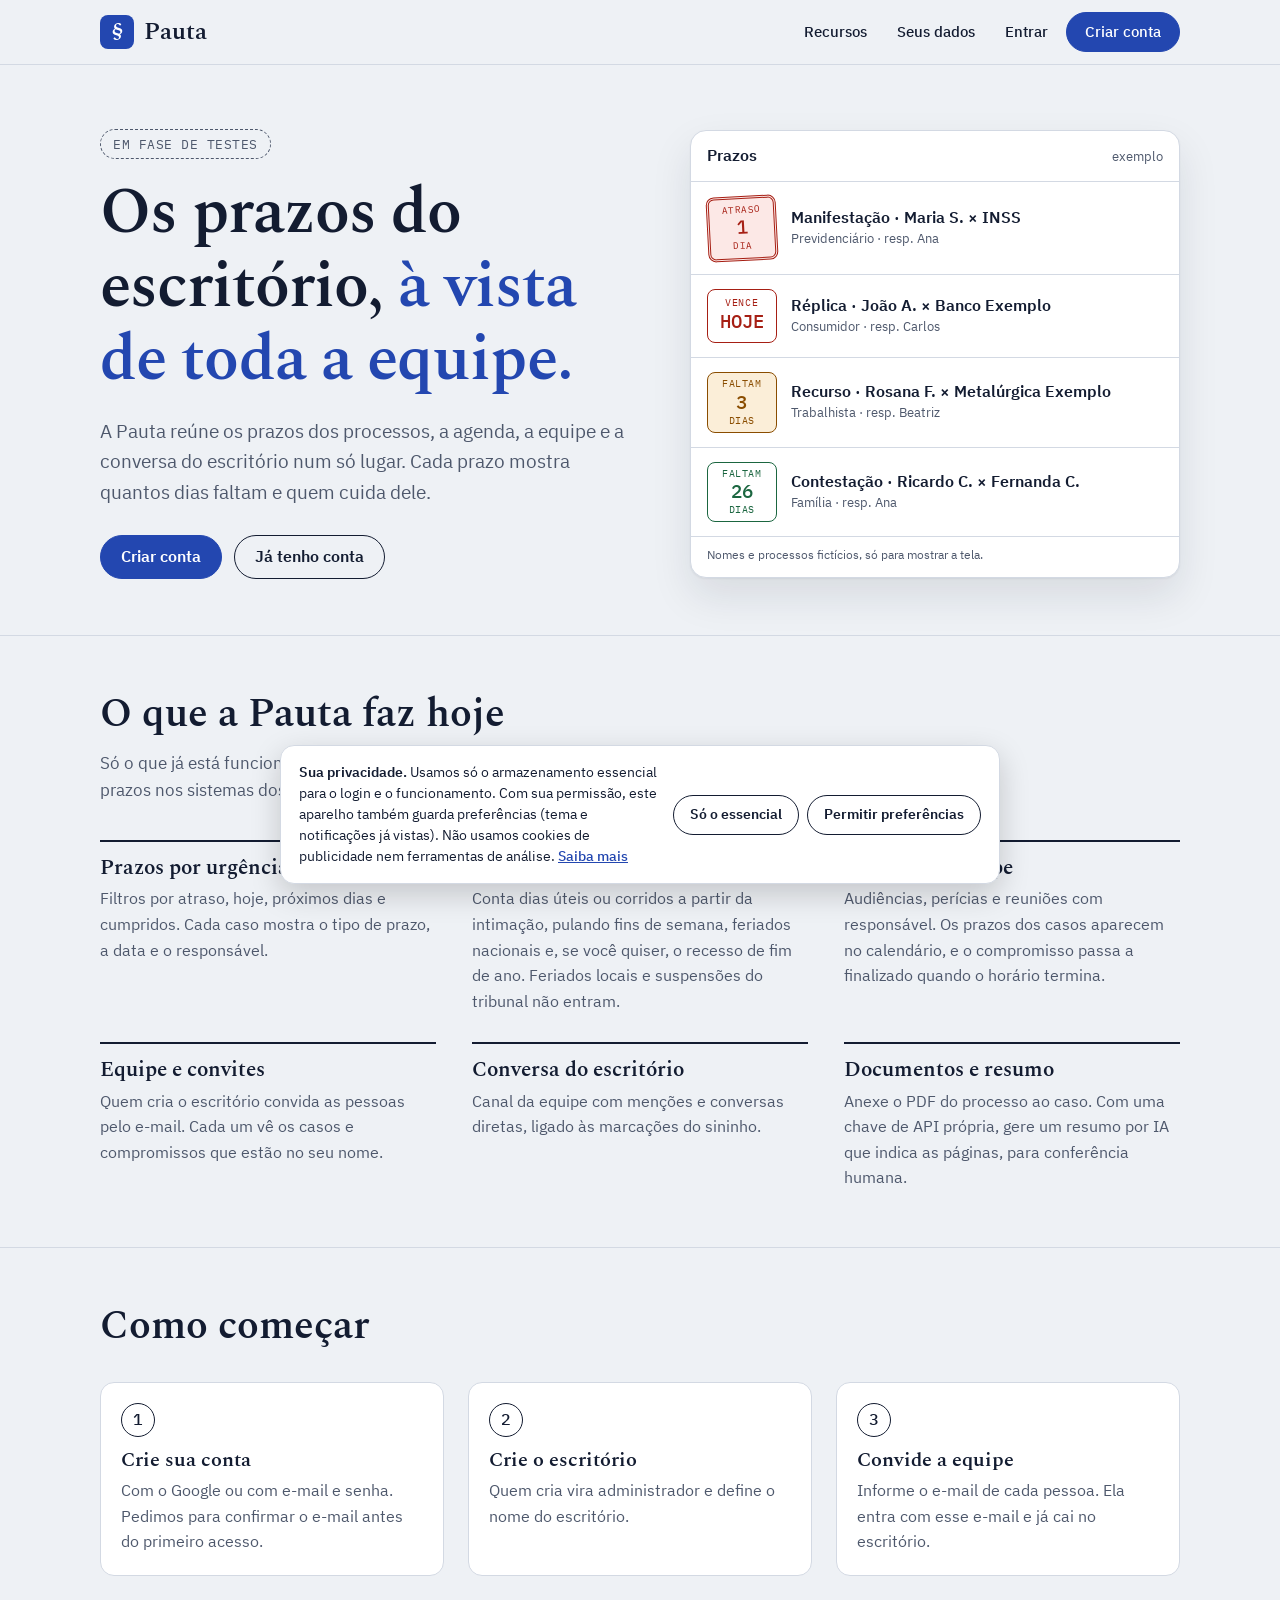
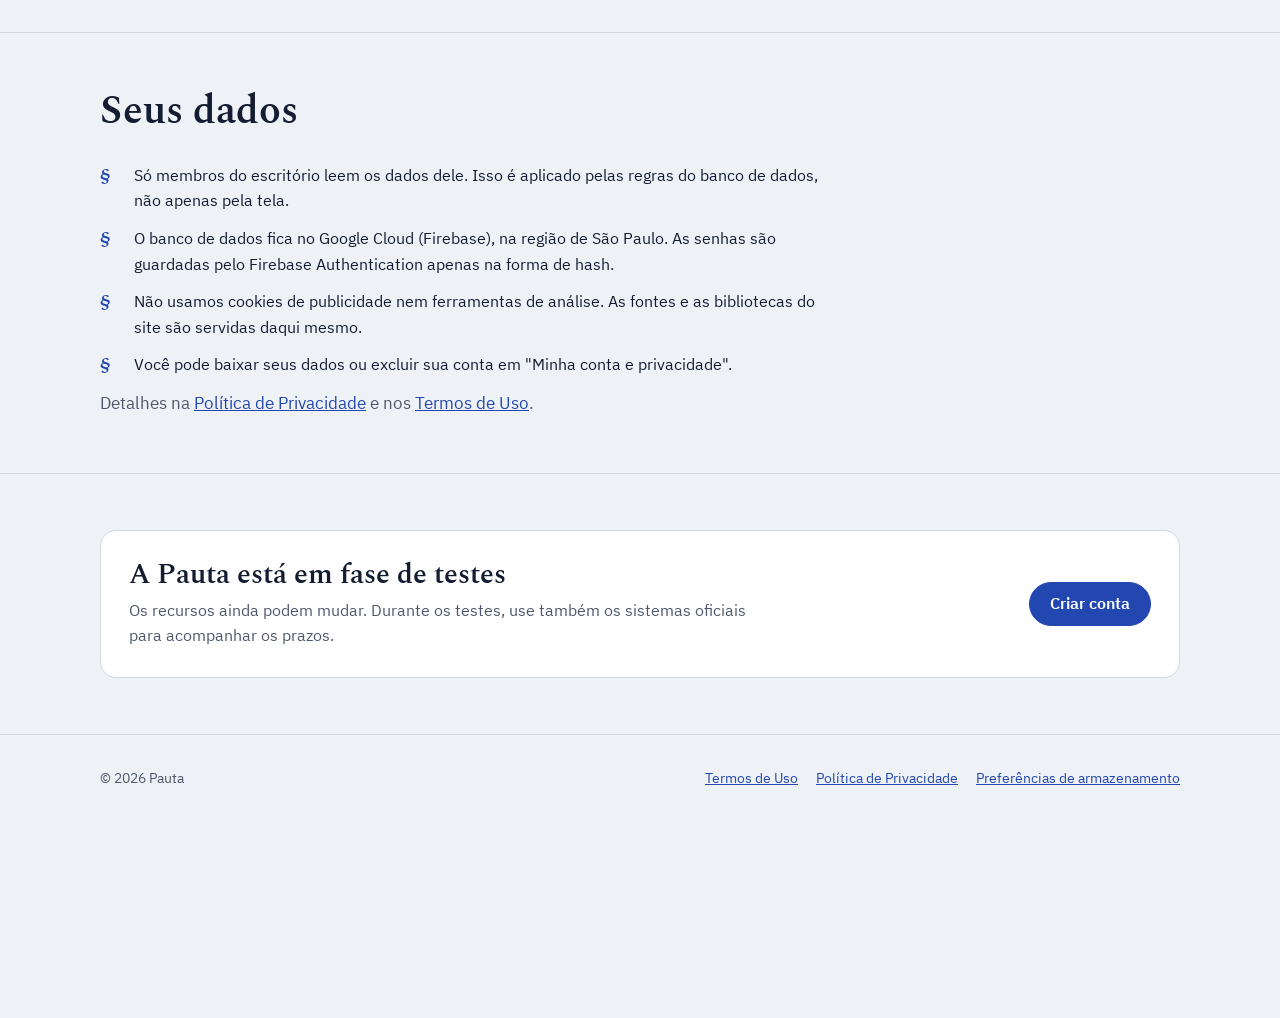
<file: index.html>
<!doctype html>
<html lang="pt-BR">
<head>
  <meta charset="utf-8">
  <meta name="viewport" content="width=device-width, initial-scale=1, viewport-fit=cover">
  <title>Pauta</title>
  <meta name="description" content="Pauta: prazos processuais, agenda, equipe e conversa do escritório de advocacia num lugar só.">
  <meta name="robots" content="noindex">
  <meta name="theme-color" content="#131C31">
  <link rel="icon" href="data:image/svg+xml,%3Csvg xmlns='http://www.w3.org/2000/svg' viewBox='0 0 64 64'%3E%3Crect width='64' height='64' rx='14' fill='%232347B0'/%3E%3Ctext x='32' y='46' font-family='Georgia,serif' font-size='42' font-weight='700' fill='white' text-anchor='middle'%3E%C2%A7%3C/text%3E%3C/svg%3E">
  <script>
    /* Links antigos com #prazos, #calendario, #equipe ou #chat vão direto para o sistema. */
    (function () {
      try { var t = localStorage.getItem('pauta-tema'); if (t) document.documentElement.setAttribute('data-theme', JSON.parse(t)); } catch (e) { /* ok */ }
      if (/^#(prazos|calendario|equipe|chat)$/.test(location.hash)) location.replace('app/' + location.hash);
    })();
  </script>
  <link rel="stylesheet" href="assets/fonts/fonts.css">
  <link rel="stylesheet" href="assets/site.css">
</head>
<body>
  <a class="pular" href="#conteudo">Pular para o conteúdo</a>

  <div class="ja-usa" id="ja-usa" hidden><div class="wrap"><span>Você já usa a Pauta neste aparelho.</span><a class="btn primario" href="app/">Abrir a Pauta</a></div></div>
  <header class="topo">
    <div class="wrap">
      <a class="marca" href="./"><span class="marca-sinal" aria-hidden="true">§</span>Pauta</a>
      <nav aria-label="Principal">
        <a class="ocultar-celular" href="#recursos">Recursos</a>
        <a class="ocultar-celular" href="#seus-dados">Seus dados</a>
        <a href="app/">Entrar</a>
        <a class="btn primario" href="app/#criar">Criar conta</a>
      </nav>
    </div>
  </header>

  <main id="conteudo">
    <section class="hero" aria-labelledby="titulo">
      <div class="wrap">
        <div>
          <span class="selo">Em fase de testes</span>
          <h1 id="titulo">Os prazos do escritório, <em>à vista de toda a equipe.</em></h1>
          <p class="lede">A Pauta reúne os prazos dos processos, a agenda, a equipe e a conversa do escritório num só lugar. Cada prazo mostra quantos dias faltam e quem cuida dele.</p>
          <div class="acoes">
            <a class="btn primario" href="app/#criar">Criar conta</a>
            <a class="btn" href="app/">Já tenho conta</a>
          </div>
        </div>

        <figure class="amostra" aria-label="Exemplo da lista de prazos, com dados fictícios" style="margin:0">
          <div class="amostra-topo">Prazos <span>exemplo</span></div>
          <div class="linha">
            <span class="carimbo atraso"><span><i>atraso</i><b>1</b><i>dia</i></span></span>
            <span><b>Manifestação · Maria S. × INSS</b><small>Previdenciário · resp. Ana</small></span>
          </div>
          <div class="linha">
            <span class="carimbo hoje"><span><i>vence</i><b>HOJE</b></span></span>
            <span><b>Réplica · João A. × Banco Exemplo</b><small>Consumidor · resp. Carlos</small></span>
          </div>
          <div class="linha">
            <span class="carimbo urgente"><span><i>faltam</i><b>3</b><i>dias</i></span></span>
            <span><b>Recurso · Rosana F. × Metalúrgica Exemplo</b><small>Trabalhista · resp. Beatriz</small></span>
          </div>
          <div class="linha">
            <span class="carimbo ok"><span><i>faltam</i><b>26</b><i>dias</i></span></span>
            <span><b>Contestação · Ricardo C. × Fernanda C.</b><small>Família · resp. Ana</small></span>
          </div>
          <figcaption class="amostra-nota">Nomes e processos fictícios, só para mostrar a tela.</figcaption>
        </figure>
      </div>
    </section>

    <section class="bloco" id="recursos" aria-labelledby="t-recursos">
      <div class="wrap">
        <h2 id="t-recursos">O que a Pauta faz hoje</h2>
        <p class="intro">Só o que já está funcionando. A Pauta é uma ferramenta de apoio: a conferência dos prazos nos sistemas dos tribunais continua sendo do escritório.</p>
        <ul class="recursos">
          <li><h3>Prazos por urgência</h3><p>Filtros por atraso, hoje, próximos dias e cumpridos. Cada caso mostra o tipo de prazo, a data e o responsável.</p></li>
          <li><h3>Cálculo de prazo</h3><p>Conta dias úteis ou corridos a partir da intimação, pulando fins de semana, feriados nacionais e, se você quiser, o recesso de fim de ano. Feriados locais e suspensões do tribunal não entram.</p></li>
          <li><h3>Agenda da equipe</h3><p>Audiências, perícias e reuniões com responsável. Os prazos dos casos aparecem no calendário, e o compromisso passa a finalizado quando o horário termina.</p></li>
          <li><h3>Equipe e convites</h3><p>Quem cria o escritório convida as pessoas pelo e-mail. Cada um vê os casos e compromissos que estão no seu nome.</p></li>
          <li><h3>Conversa do escritório</h3><p>Canal da equipe com menções e conversas diretas, ligado às marcações do sininho.</p></li>
          <li><h3>Documentos e resumo</h3><p>Anexe o PDF do processo ao caso. Com uma chave de API própria, gere um resumo por IA que indica as páginas, para conferência humana.</p></li>
        </ul>
      </div>
    </section>

    <section class="bloco" aria-labelledby="t-comecar">
      <div class="wrap">
        <h2 id="t-comecar">Como começar</h2>
        <ol class="passos">
          <li><h3>Crie sua conta</h3><p>Com o Google ou com e-mail e senha. Pedimos para confirmar o e-mail antes do primeiro acesso.</p></li>
          <li><h3>Crie o escritório</h3><p>Quem cria vira administrador e define o nome do escritório.</p></li>
          <li><h3>Convide a equipe</h3><p>Informe o e-mail de cada pessoa. Ela entra com esse e-mail e já cai no escritório.</p></li>
        </ol>
      </div>
    </section>

    <section class="bloco" id="seus-dados" aria-labelledby="t-dados">
      <div class="wrap">
        <h2 id="t-dados">Seus dados</h2>
        <ul class="dados">
          <li><span>Só membros do escritório leem os dados dele. Isso é aplicado pelas regras do banco de dados, não apenas pela tela.</span></li>
          <li><span>O banco de dados fica no Google Cloud (Firebase), na região de São Paulo. As senhas são guardadas pelo Firebase Authentication apenas na forma de hash.</span></li>
          <li><span>Não usamos cookies de publicidade nem ferramentas de análise. As fontes e as bibliotecas do site são servidas daqui mesmo.</span></li>
          <li><span>Você pode baixar seus dados ou excluir sua conta em "Minha conta e privacidade".</span></li>
        </ul>
        <p class="intro">Detalhes na <a href="privacidade.html">Política de Privacidade</a> e nos <a href="termos.html">Termos de Uso</a>.</p>
      </div>
    </section>

    <section class="bloco" aria-labelledby="t-teste">
      <div class="wrap">
        <div class="aviso-teste">
          <div>
            <h2 id="t-teste" style="font-size:28px">A Pauta está em fase de testes</h2>
            <p>Os recursos ainda podem mudar. Durante os testes, use também os sistemas oficiais para acompanhar os prazos.</p>
          </div>
          <a class="btn primario" href="app/#criar">Criar conta</a>
        </div>
      </div>
    </section>
  </main>

  <footer>
    <div class="wrap">
      <span>© <span id="ano">2026</span> Pauta</span>
      <nav aria-label="Rodapé">
        <a href="termos.html">Termos de Uso</a>
        <a href="privacidade.html">Política de Privacidade</a>
        <button type="button" class="link" id="prefs">Preferências de armazenamento</button>
      </nav>
    </div>
  </footer>

  <script src="assets/consent.js"></script>
  <script>
    document.getElementById('ano').textContent = new Date().getFullYear();
    PautaConsent.banner({ privacidadeUrl: 'privacidade.html' });
    (function () {
      var mostrar = function () { document.getElementById('ja-usa').hidden = false; };
      try { if (Object.keys(localStorage).some(function (k) { return /^pauta-(vistos-|chat-|local-v1|tentativas|ia)/.test(k); })) return mostrar(); } catch (e) { /* ok */ }
      if (window.indexedDB && indexedDB.databases) indexedDB.databases().then(function (l) { if (l.some(function (d) { return d.name === 'firebaseLocalStorageDb'; })) mostrar(); }).catch(function () {});
    })();
    document.getElementById('prefs').addEventListener('click', function () { PautaConsent.banner({ forcar: true, privacidadeUrl: 'privacidade.html' }); });
  </script>
</body>
</html>
</file>
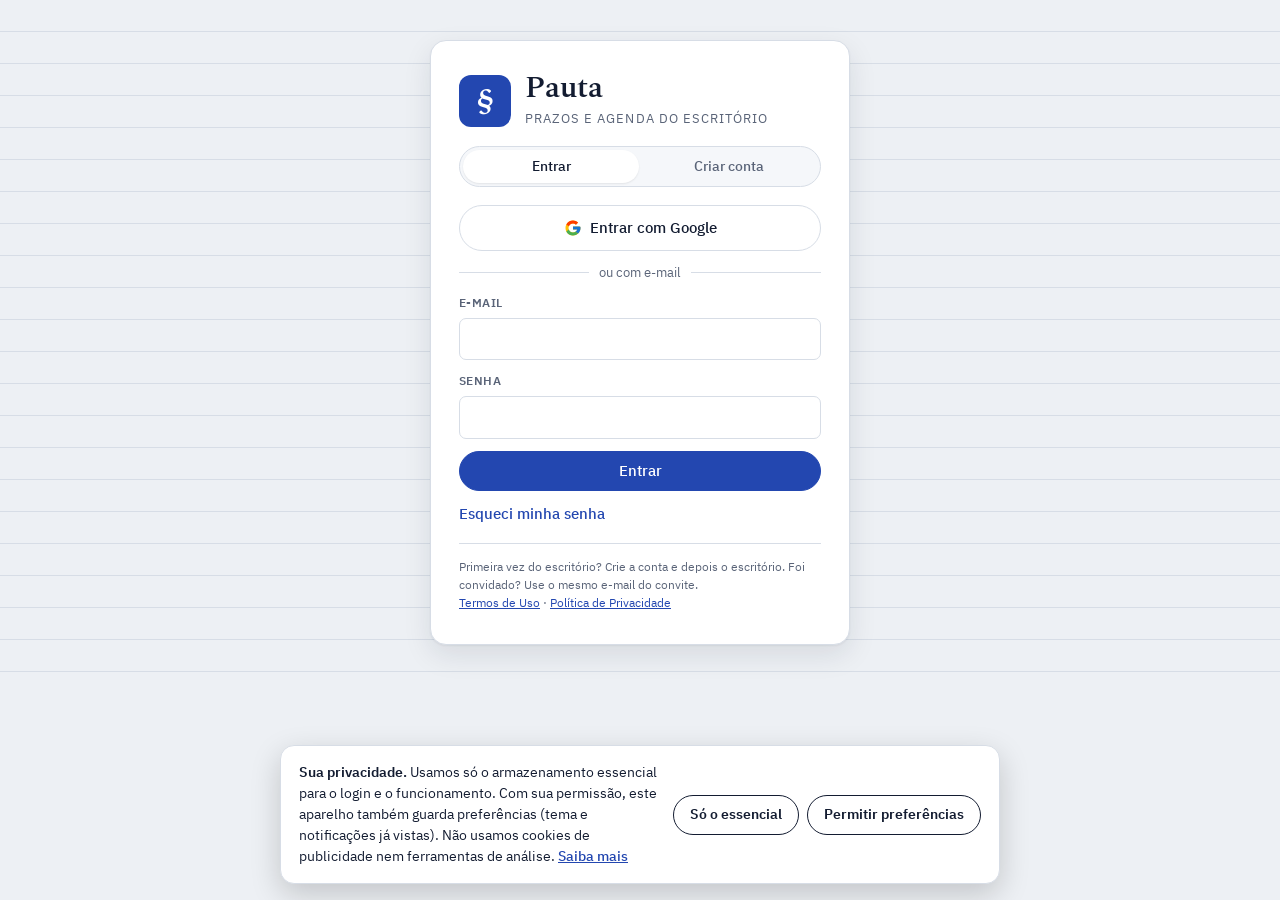
<file: app/index.html>
<!doctype html>
<html lang="pt-BR">
<head>
  <meta charset="utf-8">
  <meta name="viewport" content="width=device-width, initial-scale=1, viewport-fit=cover">
  <title>Pauta</title>
  <meta name="description" content="Pauta: prazos, agenda, equipe e chat para escritórios de advocacia.">
  <meta name="robots" content="noindex">
  <meta name="theme-color" content="#131C31">
  <link rel="icon" href="data:image/svg+xml,%3Csvg xmlns='http://www.w3.org/2000/svg' viewBox='0 0 64 64'%3E%3Crect width='64' height='64' rx='14' fill='%232347B0'/%3E%3Ctext x='32' y='46' font-family='Georgia,serif' font-size='42' font-weight='700' fill='white' text-anchor='middle'%3E%C2%A7%3C/text%3E%3C/svg%3E">
  <link rel="stylesheet" href="../assets/fonts/fonts.css">
  <link rel="stylesheet" href="styles.css">
</head>
<body>
  <a class="pular" href="#conteudo">Pular para o conteúdo</a>
  <noscript><p style="padding:24px">A Pauta precisa de JavaScript ativado.</p></noscript>
  <div id="app"></div>
  <div id="modal-root"></div>
  <div id="toasts" aria-live="polite"></div>
  <input type="file" id="backup-file" accept=".json,application/json" hidden>
  <script src="../assets/consent.js"></script>
  <script src="config.js"></script>
  <script type="module" src="app.js"></script>
</body>
</html>
</file>
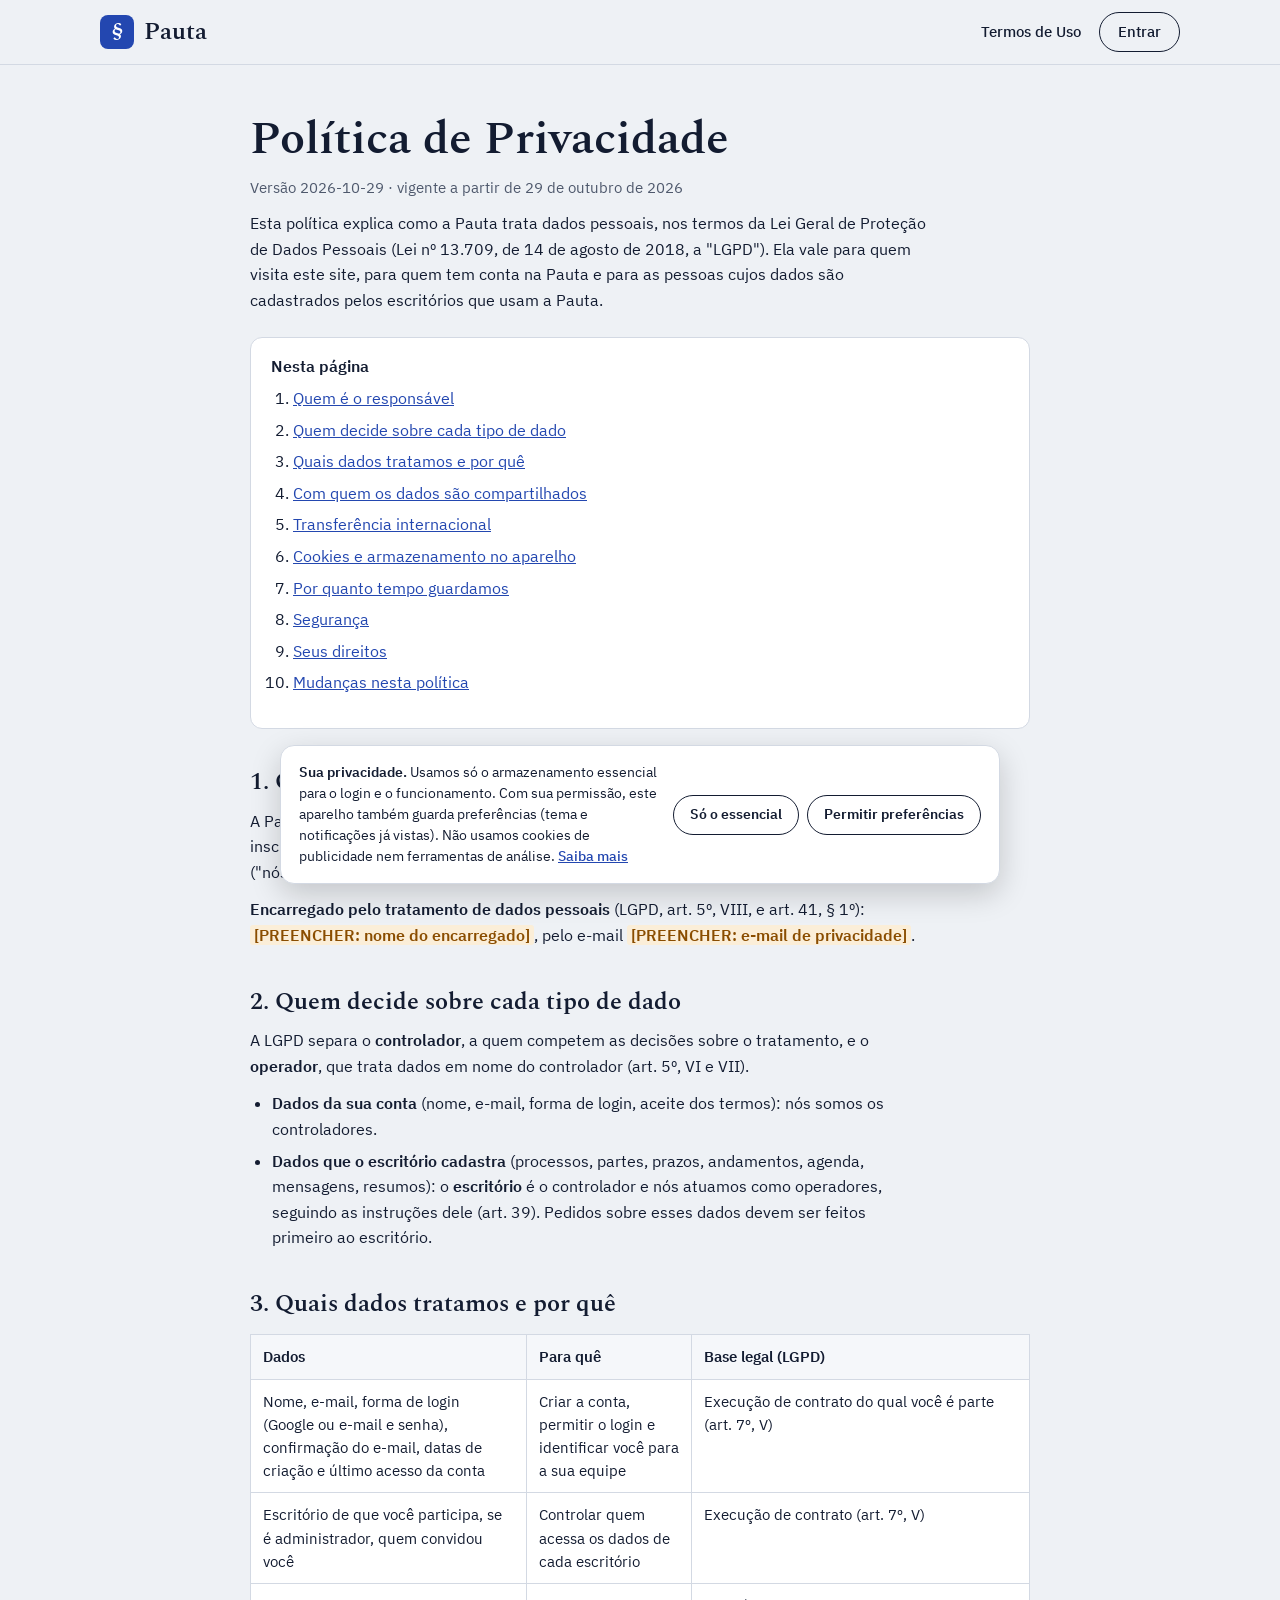
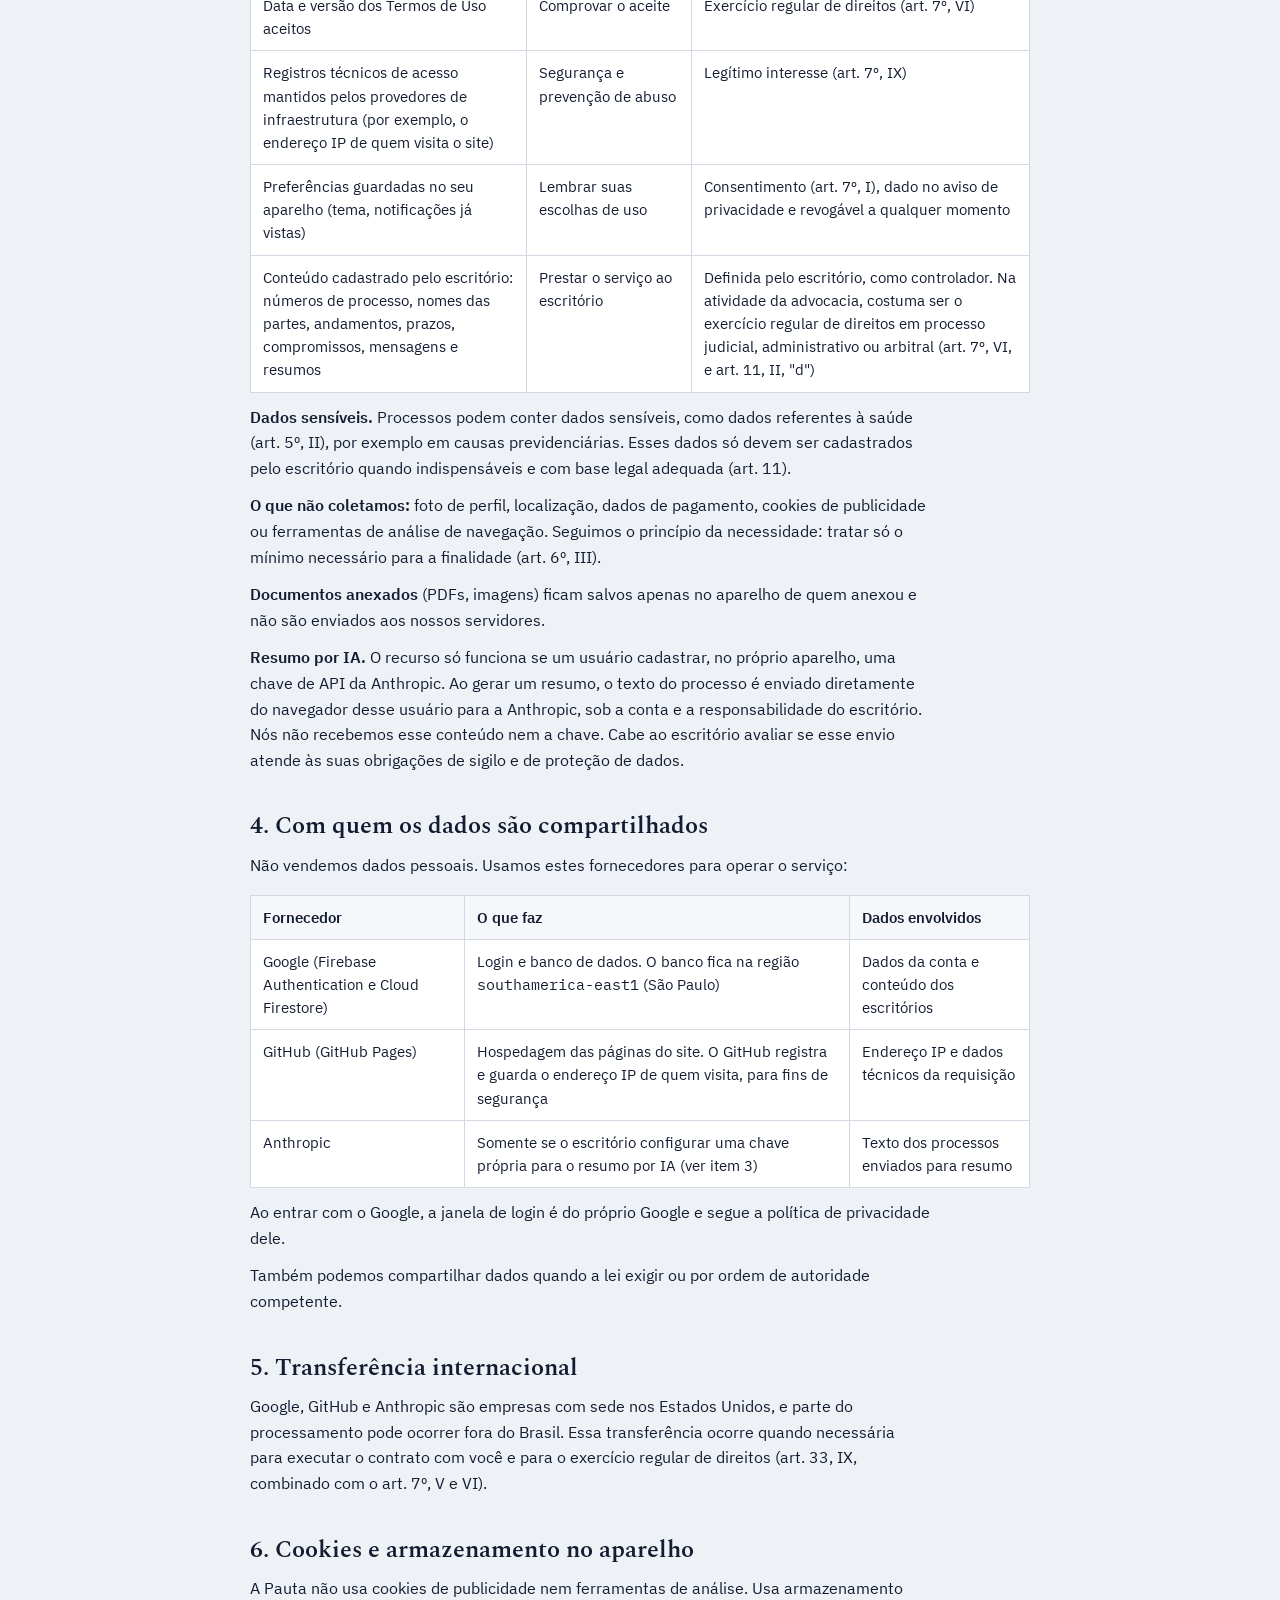
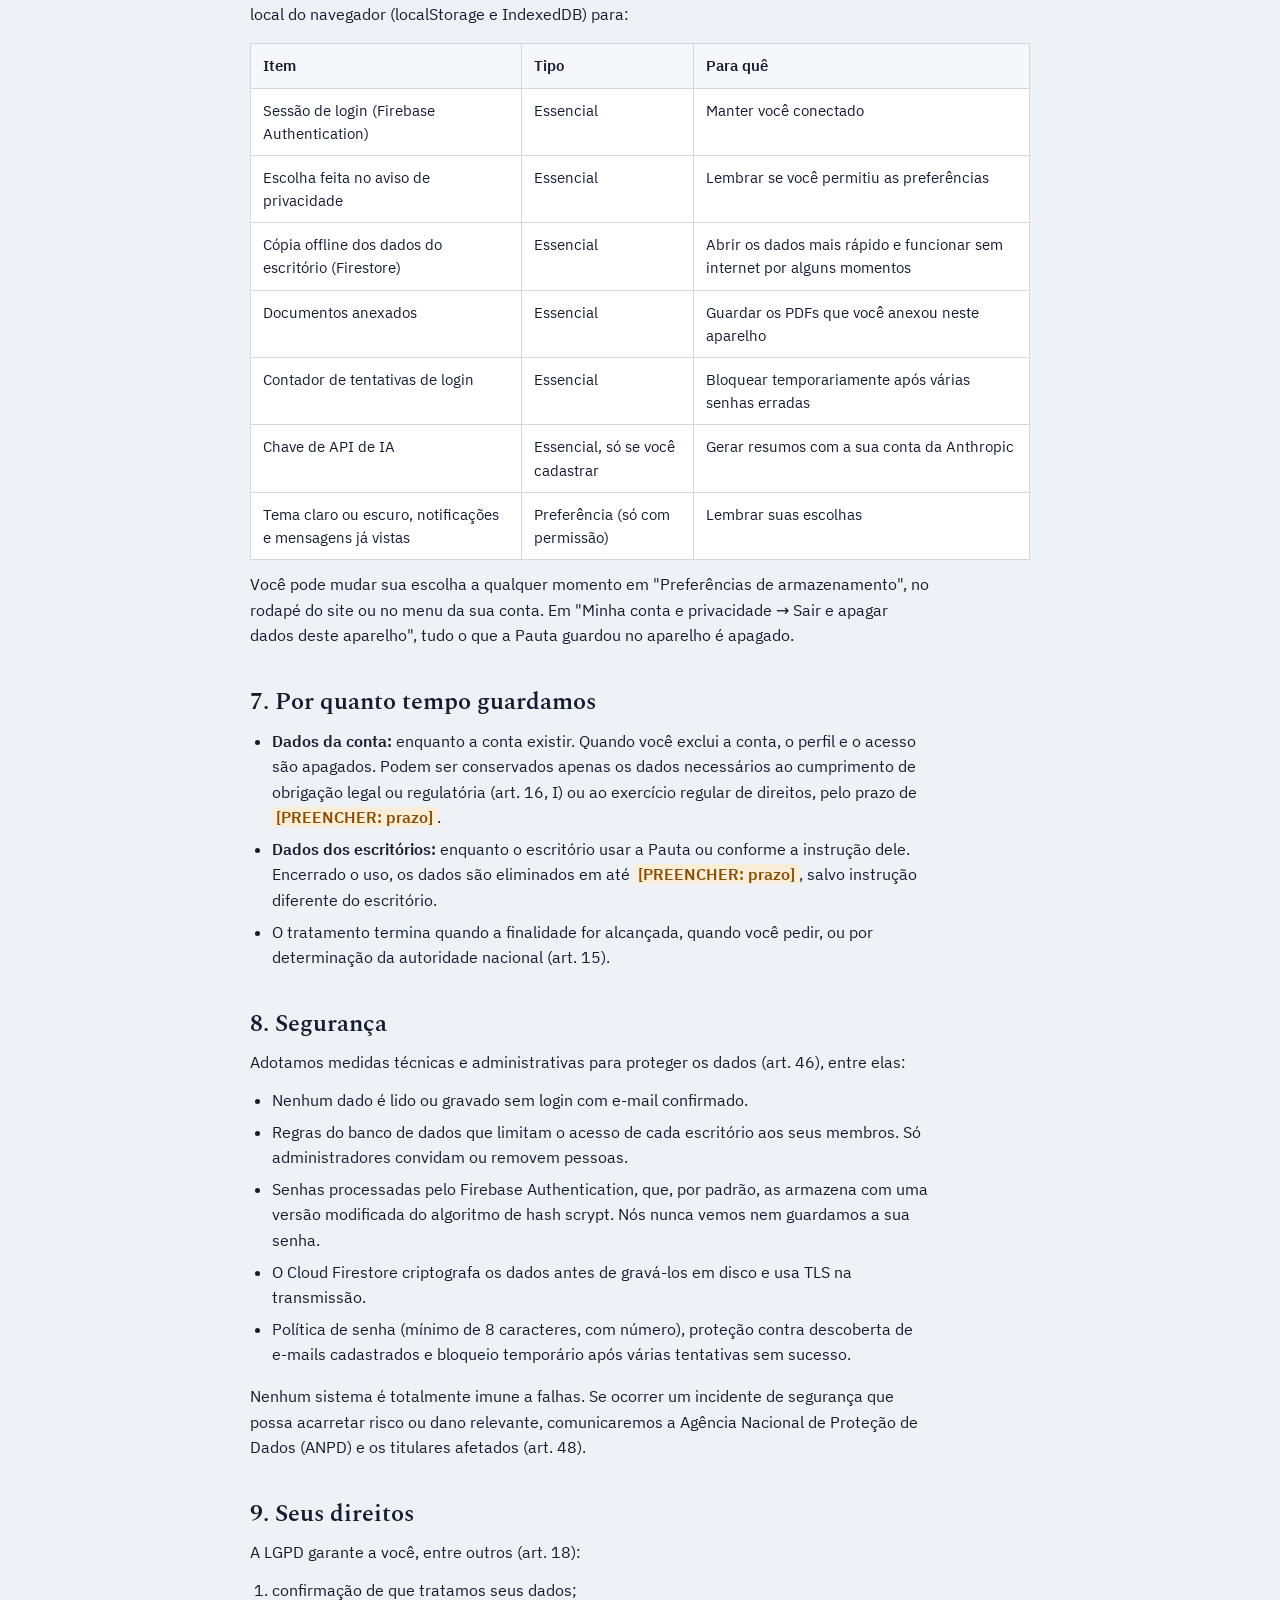
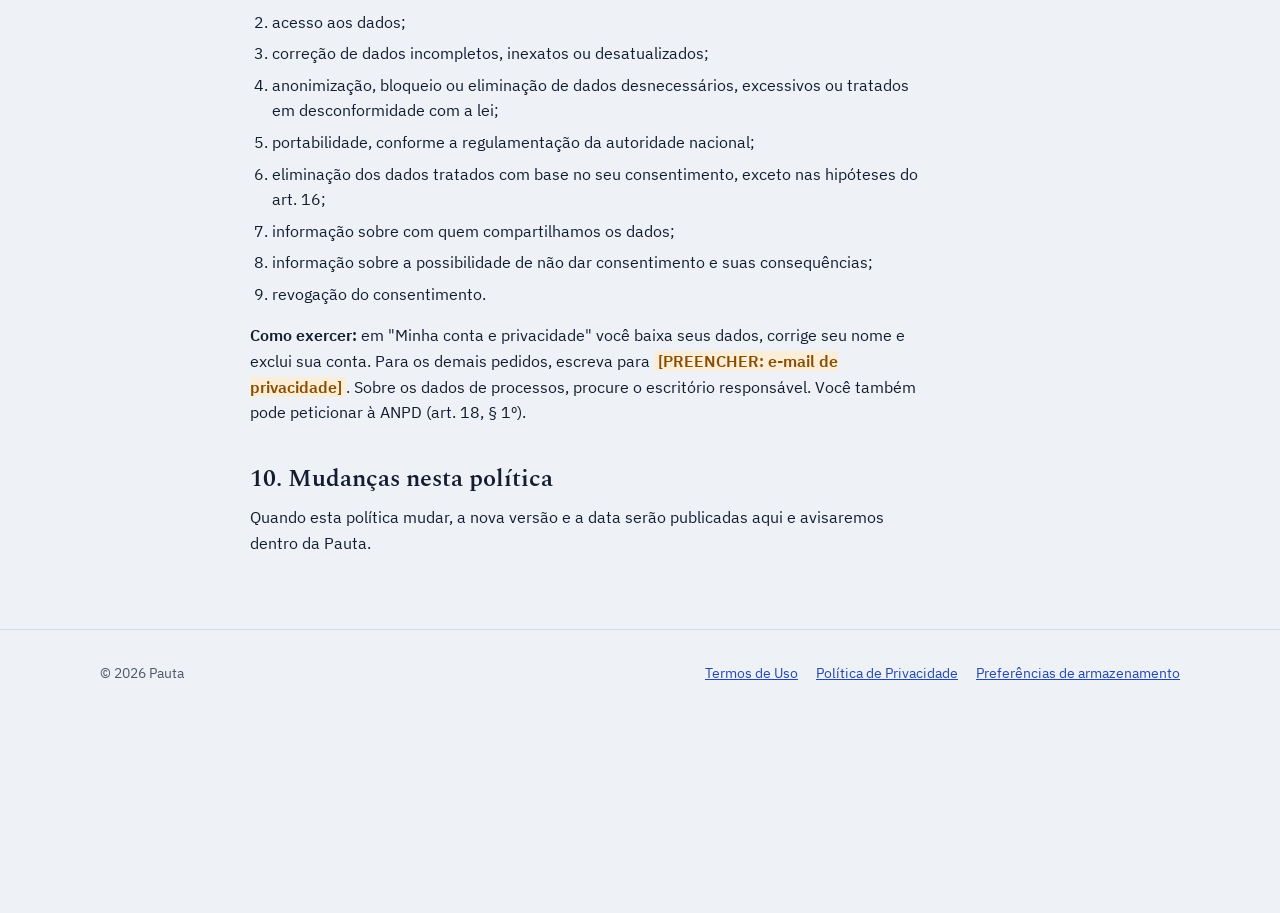
<file: privacidade.html>
<!doctype html>
<html lang="pt-BR">
<head>
  <meta charset="utf-8">
  <meta name="viewport" content="width=device-width, initial-scale=1, viewport-fit=cover">
  <title>Política de Privacidade · Pauta</title>
  <meta name="description" content="Como a Pauta trata dados pessoais, em conformidade com a Lei Geral de Proteção de Dados (Lei nº 13.709/2018).">
  <meta name="robots" content="noindex">
  <link rel="icon" href="data:image/svg+xml,%3Csvg xmlns='http://www.w3.org/2000/svg' viewBox='0 0 64 64'%3E%3Crect width='64' height='64' rx='14' fill='%232347B0'/%3E%3Ctext x='32' y='46' font-family='Georgia,serif' font-size='42' font-weight='700' fill='white' text-anchor='middle'%3E%C2%A7%3C/text%3E%3C/svg%3E">
  <script>try { var t = localStorage.getItem('pauta-tema'); if (t) document.documentElement.setAttribute('data-theme', JSON.parse(t)); } catch (e) {}</script>
  <link rel="stylesheet" href="assets/fonts/fonts.css">
  <link rel="stylesheet" href="assets/site.css">
</head>
<body>
  <a class="pular" href="#conteudo">Pular para o conteúdo</a>
  <header class="topo"><div class="wrap">
    <a class="marca" href="./"><span class="marca-sinal" aria-hidden="true">§</span>Pauta</a>
    <nav aria-label="Principal"><a href="termos.html">Termos de Uso</a><a class="btn" href="app/">Entrar</a></nav>
  </div></header>

  <main id="conteudo" class="legal">
    <div class="wrap">
      <h1>Política de Privacidade</h1>
      <p class="meta">Versão 2026-10-29 · vigente a partir de 29 de outubro de 2026</p>

      <p>Esta política explica como a Pauta trata dados pessoais, nos termos da Lei Geral de Proteção de Dados Pessoais (Lei nº 13.709, de 14 de agosto de 2018, a "LGPD"). Ela vale para quem visita este site, para quem tem conta na Pauta e para as pessoas cujos dados são cadastrados pelos escritórios que usam a Pauta.</p>

      <nav class="sumario" aria-label="Nesta página">
        <b>Nesta página</b>
        <ol>
          <li><a href="#quem">Quem é o responsável</a></li>
          <li><a href="#papeis">Quem decide sobre cada tipo de dado</a></li>
          <li><a href="#dados">Quais dados tratamos e por quê</a></li>
          <li><a href="#compartilhamento">Com quem os dados são compartilhados</a></li>
          <li><a href="#internacional">Transferência internacional</a></li>
          <li><a href="#cookies">Cookies e armazenamento no aparelho</a></li>
          <li><a href="#retencao">Por quanto tempo guardamos</a></li>
          <li><a href="#seguranca">Segurança</a></li>
          <li><a href="#direitos">Seus direitos</a></li>
          <li><a href="#mudancas">Mudanças nesta política</a></li>
        </ol>
      </nav>

      <h2 id="quem">1. Quem é o responsável</h2>
      <p>A Pauta é oferecida por <span class="preencher">[PREENCHER: nome completo ou razão social do titular da Pauta]</span>, inscrito(a) no <span class="preencher">[PREENCHER: CPF ou CNPJ]</span>, com endereço em <span class="preencher">[PREENCHER: endereço]</span> ("nós").</p>
      <p><b>Encarregado pelo tratamento de dados pessoais</b> (LGPD, art. 5º, VIII, e art. 41, § 1º): <span class="preencher">[PREENCHER: nome do encarregado]</span>, pelo e-mail <span class="preencher">[PREENCHER: e-mail de privacidade]</span>.</p>

      <h2 id="papeis">2. Quem decide sobre cada tipo de dado</h2>
      <p>A LGPD separa o <b>controlador</b>, a quem competem as decisões sobre o tratamento, e o <b>operador</b>, que trata dados em nome do controlador (art. 5º, VI e VII).</p>
      <ul>
        <li><b>Dados da sua conta</b> (nome, e-mail, forma de login, aceite dos termos): nós somos os controladores.</li>
        <li><b>Dados que o escritório cadastra</b> (processos, partes, prazos, andamentos, agenda, mensagens, resumos): o <b>escritório</b> é o controlador e nós atuamos como operadores, seguindo as instruções dele (art. 39). Pedidos sobre esses dados devem ser feitos primeiro ao escritório.</li>
      </ul>

      <h2 id="dados">3. Quais dados tratamos e por quê</h2>
      <div class="tabela">
        <table>
          <thead><tr><th scope="col">Dados</th><th scope="col">Para quê</th><th scope="col">Base legal (LGPD)</th></tr></thead>
          <tbody>
            <tr><td>Nome, e-mail, forma de login (Google ou e-mail e senha), confirmação do e-mail, datas de criação e último acesso da conta</td><td>Criar a conta, permitir o login e identificar você para a sua equipe</td><td>Execução de contrato do qual você é parte (art. 7º, V)</td></tr>
            <tr><td>Escritório de que você participa, se é administrador, quem convidou você</td><td>Controlar quem acessa os dados de cada escritório</td><td>Execução de contrato (art. 7º, V)</td></tr>
            <tr><td>Data e versão dos Termos de Uso aceitos</td><td>Comprovar o aceite</td><td>Exercício regular de direitos (art. 7º, VI)</td></tr>
            <tr><td>Registros técnicos de acesso mantidos pelos provedores de infraestrutura (por exemplo, o endereço IP de quem visita o site)</td><td>Segurança e prevenção de abuso</td><td>Legítimo interesse (art. 7º, IX)</td></tr>
            <tr><td>Preferências guardadas no seu aparelho (tema, notificações já vistas)</td><td>Lembrar suas escolhas de uso</td><td>Consentimento (art. 7º, I), dado no aviso de privacidade e revogável a qualquer momento</td></tr>
            <tr><td>Conteúdo cadastrado pelo escritório: números de processo, nomes das partes, andamentos, prazos, compromissos, mensagens e resumos</td><td>Prestar o serviço ao escritório</td><td>Definida pelo escritório, como controlador. Na atividade da advocacia, costuma ser o exercício regular de direitos em processo judicial, administrativo ou arbitral (art. 7º, VI, e art. 11, II, "d")</td></tr>
          </tbody>
        </table>
      </div>
      <p><b>Dados sensíveis.</b> Processos podem conter dados sensíveis, como dados referentes à saúde (art. 5º, II), por exemplo em causas previdenciárias. Esses dados só devem ser cadastrados pelo escritório quando indispensáveis e com base legal adequada (art. 11).</p>
      <p><b>O que não coletamos:</b> foto de perfil, localização, dados de pagamento, cookies de publicidade ou ferramentas de análise de navegação. Seguimos o princípio da necessidade: tratar só o mínimo necessário para a finalidade (art. 6º, III).</p>
      <p><b>Documentos anexados</b> (PDFs, imagens) ficam salvos apenas no aparelho de quem anexou e não são enviados aos nossos servidores.</p>
      <p><b>Resumo por IA.</b> O recurso só funciona se um usuário cadastrar, no próprio aparelho, uma chave de API da Anthropic. Ao gerar um resumo, o texto do processo é enviado diretamente do navegador desse usuário para a Anthropic, sob a conta e a responsabilidade do escritório. Nós não recebemos esse conteúdo nem a chave. Cabe ao escritório avaliar se esse envio atende às suas obrigações de sigilo e de proteção de dados.</p>

      <h2 id="compartilhamento">4. Com quem os dados são compartilhados</h2>
      <p>Não vendemos dados pessoais. Usamos estes fornecedores para operar o serviço:</p>
      <div class="tabela">
        <table>
          <thead><tr><th scope="col">Fornecedor</th><th scope="col">O que faz</th><th scope="col">Dados envolvidos</th></tr></thead>
          <tbody>
            <tr><td>Google (Firebase Authentication e Cloud Firestore)</td><td>Login e banco de dados. O banco fica na região <span class="mono">southamerica-east1</span> (São Paulo)</td><td>Dados da conta e conteúdo dos escritórios</td></tr>
            <tr><td>GitHub (GitHub Pages)</td><td>Hospedagem das páginas do site. O GitHub registra e guarda o endereço IP de quem visita, para fins de segurança</td><td>Endereço IP e dados técnicos da requisição</td></tr>
            <tr><td>Anthropic</td><td>Somente se o escritório configurar uma chave própria para o resumo por IA (ver item 3)</td><td>Texto dos processos enviados para resumo</td></tr>
          </tbody>
        </table>
      </div>
      <p>Ao entrar com o Google, a janela de login é do próprio Google e segue a política de privacidade dele.</p>
      <p>Também podemos compartilhar dados quando a lei exigir ou por ordem de autoridade competente.</p>

      <h2 id="internacional">5. Transferência internacional</h2>
      <p>Google, GitHub e Anthropic são empresas com sede nos Estados Unidos, e parte do processamento pode ocorrer fora do Brasil. Essa transferência ocorre quando necessária para executar o contrato com você e para o exercício regular de direitos (art. 33, IX, combinado com o art. 7º, V e VI).</p>

      <h2 id="cookies">6. Cookies e armazenamento no aparelho</h2>
      <p>A Pauta não usa cookies de publicidade nem ferramentas de análise. Usa armazenamento local do navegador (localStorage e IndexedDB) para:</p>
      <div class="tabela">
        <table>
          <thead><tr><th scope="col">Item</th><th scope="col">Tipo</th><th scope="col">Para quê</th></tr></thead>
          <tbody>
            <tr><td>Sessão de login (Firebase Authentication)</td><td>Essencial</td><td>Manter você conectado</td></tr>
            <tr><td>Escolha feita no aviso de privacidade</td><td>Essencial</td><td>Lembrar se você permitiu as preferências</td></tr>
            <tr><td>Cópia offline dos dados do escritório (Firestore)</td><td>Essencial</td><td>Abrir os dados mais rápido e funcionar sem internet por alguns momentos</td></tr>
            <tr><td>Documentos anexados</td><td>Essencial</td><td>Guardar os PDFs que você anexou neste aparelho</td></tr>
            <tr><td>Contador de tentativas de login</td><td>Essencial</td><td>Bloquear temporariamente após várias senhas erradas</td></tr>
            <tr><td>Chave de API de IA</td><td>Essencial, só se você cadastrar</td><td>Gerar resumos com a sua conta da Anthropic</td></tr>
            <tr><td>Tema claro ou escuro, notificações e mensagens já vistas</td><td>Preferência (só com permissão)</td><td>Lembrar suas escolhas</td></tr>
          </tbody>
        </table>
      </div>
      <p>Você pode mudar sua escolha a qualquer momento em "Preferências de armazenamento", no rodapé do site ou no menu da sua conta. Em "Minha conta e privacidade → Sair e apagar dados deste aparelho", tudo o que a Pauta guardou no aparelho é apagado.</p>

      <h2 id="retencao">7. Por quanto tempo guardamos</h2>
      <ul>
        <li><b>Dados da conta:</b> enquanto a conta existir. Quando você exclui a conta, o perfil e o acesso são apagados. Podem ser conservados apenas os dados necessários ao cumprimento de obrigação legal ou regulatória (art. 16, I) ou ao exercício regular de direitos, pelo prazo de <span class="preencher">[PREENCHER: prazo]</span>.</li>
        <li><b>Dados dos escritórios:</b> enquanto o escritório usar a Pauta ou conforme a instrução dele. Encerrado o uso, os dados são eliminados em até <span class="preencher">[PREENCHER: prazo]</span>, salvo instrução diferente do escritório.</li>
        <li>O tratamento termina quando a finalidade for alcançada, quando você pedir, ou por determinação da autoridade nacional (art. 15).</li>
      </ul>

      <h2 id="seguranca">8. Segurança</h2>
      <p>Adotamos medidas técnicas e administrativas para proteger os dados (art. 46), entre elas:</p>
      <ul>
        <li>Nenhum dado é lido ou gravado sem login com e-mail confirmado.</li>
        <li>Regras do banco de dados que limitam o acesso de cada escritório aos seus membros. Só administradores convidam ou removem pessoas.</li>
        <li>Senhas processadas pelo Firebase Authentication, que, por padrão, as armazena com uma versão modificada do algoritmo de hash scrypt. Nós nunca vemos nem guardamos a sua senha.</li>
        <li>O Cloud Firestore criptografa os dados antes de gravá-los em disco e usa TLS na transmissão.</li>
        <li>Política de senha (mínimo de 8 caracteres, com número), proteção contra descoberta de e-mails cadastrados e bloqueio temporário após várias tentativas sem sucesso.</li>
      </ul>
      <p>Nenhum sistema é totalmente imune a falhas. Se ocorrer um incidente de segurança que possa acarretar risco ou dano relevante, comunicaremos a Agência Nacional de Proteção de Dados (ANPD) e os titulares afetados (art. 48).</p>

      <h2 id="direitos">9. Seus direitos</h2>
      <p>A LGPD garante a você, entre outros (art. 18):</p>
      <ol>
        <li>confirmação de que tratamos seus dados;</li>
        <li>acesso aos dados;</li>
        <li>correção de dados incompletos, inexatos ou desatualizados;</li>
        <li>anonimização, bloqueio ou eliminação de dados desnecessários, excessivos ou tratados em desconformidade com a lei;</li>
        <li>portabilidade, conforme a regulamentação da autoridade nacional;</li>
        <li>eliminação dos dados tratados com base no seu consentimento, exceto nas hipóteses do art. 16;</li>
        <li>informação sobre com quem compartilhamos os dados;</li>
        <li>informação sobre a possibilidade de não dar consentimento e suas consequências;</li>
        <li>revogação do consentimento.</li>
      </ol>
      <p><b>Como exercer:</b> em "Minha conta e privacidade" você baixa seus dados, corrige seu nome e exclui sua conta. Para os demais pedidos, escreva para <span class="preencher">[PREENCHER: e-mail de privacidade]</span>. Sobre os dados de processos, procure o escritório responsável. Você também pode peticionar à ANPD (art. 18, § 1º).</p>

      <h2 id="mudancas">10. Mudanças nesta política</h2>
      <p>Quando esta política mudar, a nova versão e a data serão publicadas aqui e avisaremos dentro da Pauta.</p>
    </div>
  </main>

  <footer><div class="wrap">
    <span>© <span id="ano">2026</span> Pauta</span>
    <nav aria-label="Rodapé"><a href="termos.html">Termos de Uso</a><a href="privacidade.html">Política de Privacidade</a><button type="button" class="link" id="prefs">Preferências de armazenamento</button></nav>
  </div></footer>
  <script src="assets/consent.js"></script>
  <script>
    document.getElementById('ano').textContent = new Date().getFullYear();
    PautaConsent.banner({ privacidadeUrl: 'privacidade.html' });
    document.getElementById('prefs').addEventListener('click', function () { PautaConsent.banner({ forcar: true, privacidadeUrl: 'privacidade.html' }); });
  </script>
</body>
</html>
</file>
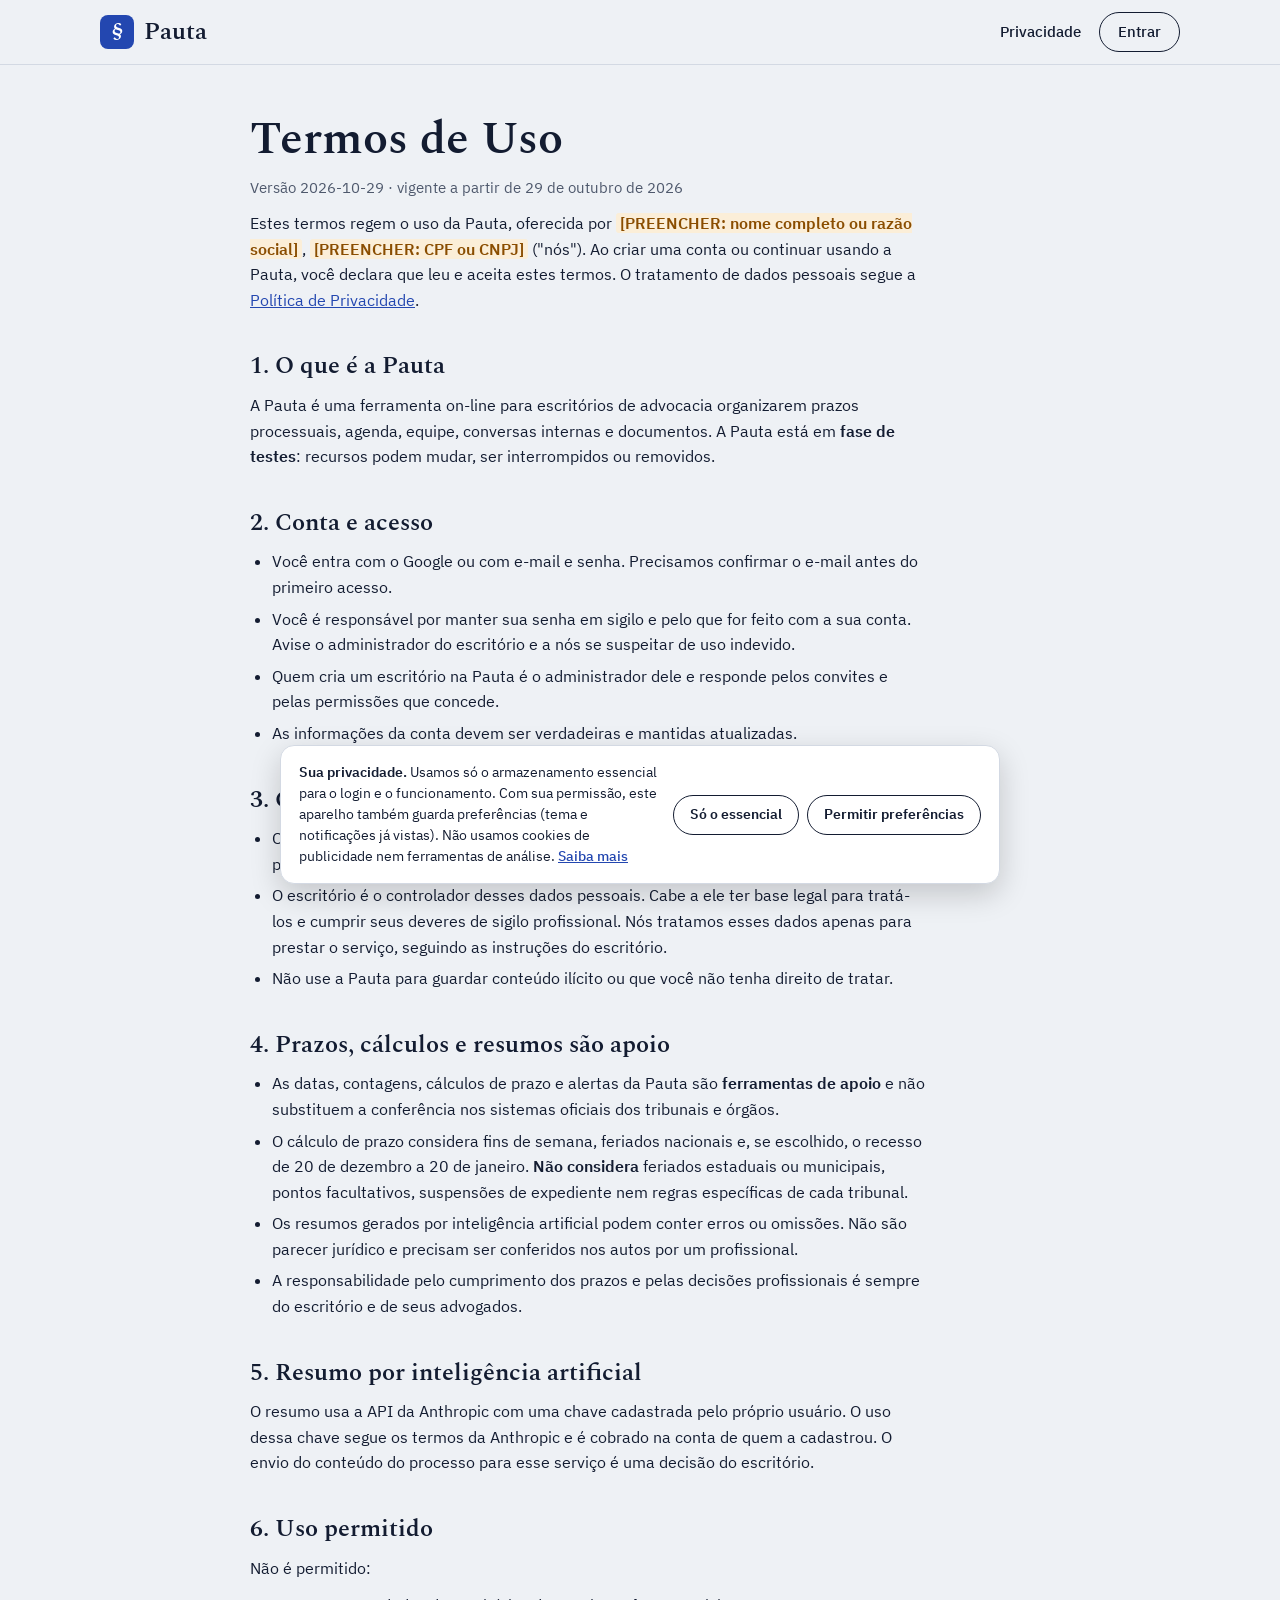
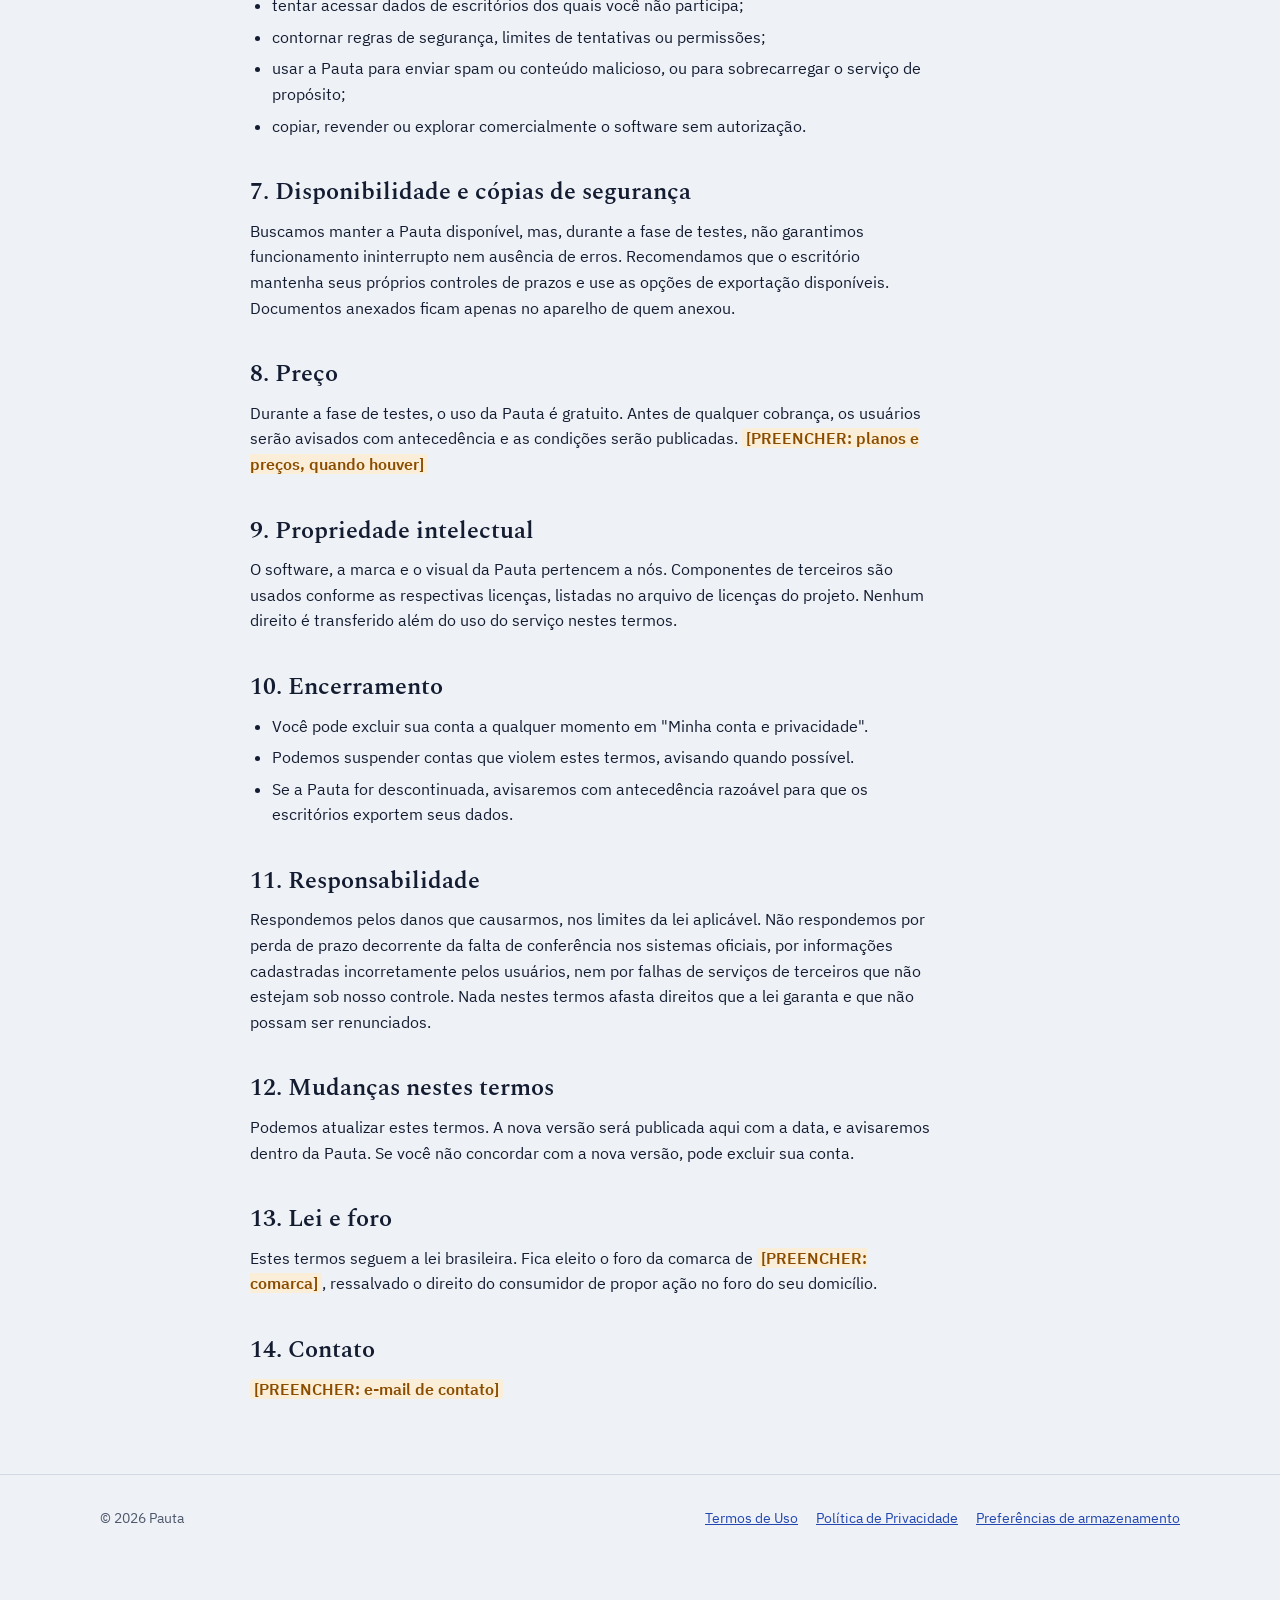
<file: termos.html>
<!doctype html>
<html lang="pt-BR">
<head>
  <meta charset="utf-8">
  <meta name="viewport" content="width=device-width, initial-scale=1, viewport-fit=cover">
  <title>Termos de Uso · Pauta</title>
  <meta name="description" content="Regras de uso da Pauta, ferramenta de prazos e agenda para escritórios de advocacia.">
  <meta name="robots" content="noindex">
  <link rel="icon" href="data:image/svg+xml,%3Csvg xmlns='http://www.w3.org/2000/svg' viewBox='0 0 64 64'%3E%3Crect width='64' height='64' rx='14' fill='%232347B0'/%3E%3Ctext x='32' y='46' font-family='Georgia,serif' font-size='42' font-weight='700' fill='white' text-anchor='middle'%3E%C2%A7%3C/text%3E%3C/svg%3E">
  <script>try { var t = localStorage.getItem('pauta-tema'); if (t) document.documentElement.setAttribute('data-theme', JSON.parse(t)); } catch (e) {}</script>
  <link rel="stylesheet" href="assets/fonts/fonts.css">
  <link rel="stylesheet" href="assets/site.css">
</head>
<body>
  <a class="pular" href="#conteudo">Pular para o conteúdo</a>
  <header class="topo"><div class="wrap">
    <a class="marca" href="./"><span class="marca-sinal" aria-hidden="true">§</span>Pauta</a>
    <nav aria-label="Principal"><a href="privacidade.html">Privacidade</a><a class="btn" href="app/">Entrar</a></nav>
  </div></header>

  <main id="conteudo" class="legal">
    <div class="wrap">
      <h1>Termos de Uso</h1>
      <p class="meta">Versão 2026-10-29 · vigente a partir de 29 de outubro de 2026</p>

      <p>Estes termos regem o uso da Pauta, oferecida por <span class="preencher">[PREENCHER: nome completo ou razão social]</span>, <span class="preencher">[PREENCHER: CPF ou CNPJ]</span> ("nós"). Ao criar uma conta ou continuar usando a Pauta, você declara que leu e aceita estes termos. O tratamento de dados pessoais segue a <a href="privacidade.html">Política de Privacidade</a>.</p>

      <h2>1. O que é a Pauta</h2>
      <p>A Pauta é uma ferramenta on-line para escritórios de advocacia organizarem prazos processuais, agenda, equipe, conversas internas e documentos. A Pauta está em <b>fase de testes</b>: recursos podem mudar, ser interrompidos ou removidos.</p>

      <h2>2. Conta e acesso</h2>
      <ul>
        <li>Você entra com o Google ou com e-mail e senha. Precisamos confirmar o e-mail antes do primeiro acesso.</li>
        <li>Você é responsável por manter sua senha em sigilo e pelo que for feito com a sua conta. Avise o administrador do escritório e a nós se suspeitar de uso indevido.</li>
        <li>Quem cria um escritório na Pauta é o administrador dele e responde pelos convites e pelas permissões que concede.</li>
        <li>As informações da conta devem ser verdadeiras e mantidas atualizadas.</li>
      </ul>

      <h2>3. Conteúdo dos escritórios</h2>
      <ul>
        <li>Os processos, prazos, documentos, mensagens e demais conteúdos cadastrados pertencem ao escritório que os inseriu.</li>
        <li>O escritório é o controlador desses dados pessoais. Cabe a ele ter base legal para tratá-los e cumprir seus deveres de sigilo profissional. Nós tratamos esses dados apenas para prestar o serviço, seguindo as instruções do escritório.</li>
        <li>Não use a Pauta para guardar conteúdo ilícito ou que você não tenha direito de tratar.</li>
      </ul>

      <h2>4. Prazos, cálculos e resumos são apoio</h2>
      <ul>
        <li>As datas, contagens, cálculos de prazo e alertas da Pauta são <b>ferramentas de apoio</b> e não substituem a conferência nos sistemas oficiais dos tribunais e órgãos.</li>
        <li>O cálculo de prazo considera fins de semana, feriados nacionais e, se escolhido, o recesso de 20 de dezembro a 20 de janeiro. <b>Não considera</b> feriados estaduais ou municipais, pontos facultativos, suspensões de expediente nem regras específicas de cada tribunal.</li>
        <li>Os resumos gerados por inteligência artificial podem conter erros ou omissões. Não são parecer jurídico e precisam ser conferidos nos autos por um profissional.</li>
        <li>A responsabilidade pelo cumprimento dos prazos e pelas decisões profissionais é sempre do escritório e de seus advogados.</li>
      </ul>

      <h2>5. Resumo por inteligência artificial</h2>
      <p>O resumo usa a API da Anthropic com uma chave cadastrada pelo próprio usuário. O uso dessa chave segue os termos da Anthropic e é cobrado na conta de quem a cadastrou. O envio do conteúdo do processo para esse serviço é uma decisão do escritório.</p>

      <h2>6. Uso permitido</h2>
      <p>Não é permitido:</p>
      <ul>
        <li>tentar acessar dados de escritórios dos quais você não participa;</li>
        <li>contornar regras de segurança, limites de tentativas ou permissões;</li>
        <li>usar a Pauta para enviar spam ou conteúdo malicioso, ou para sobrecarregar o serviço de propósito;</li>
        <li>copiar, revender ou explorar comercialmente o software sem autorização.</li>
      </ul>

      <h2>7. Disponibilidade e cópias de segurança</h2>
      <p>Buscamos manter a Pauta disponível, mas, durante a fase de testes, não garantimos funcionamento ininterrupto nem ausência de erros. Recomendamos que o escritório mantenha seus próprios controles de prazos e use as opções de exportação disponíveis. Documentos anexados ficam apenas no aparelho de quem anexou.</p>

      <h2>8. Preço</h2>
      <p>Durante a fase de testes, o uso da Pauta é gratuito. Antes de qualquer cobrança, os usuários serão avisados com antecedência e as condições serão publicadas. <span class="preencher">[PREENCHER: planos e preços, quando houver]</span></p>

      <h2>9. Propriedade intelectual</h2>
      <p>O software, a marca e o visual da Pauta pertencem a nós. Componentes de terceiros são usados conforme as respectivas licenças, listadas no arquivo de licenças do projeto. Nenhum direito é transferido além do uso do serviço nestes termos.</p>

      <h2>10. Encerramento</h2>
      <ul>
        <li>Você pode excluir sua conta a qualquer momento em "Minha conta e privacidade".</li>
        <li>Podemos suspender contas que violem estes termos, avisando quando possível.</li>
        <li>Se a Pauta for descontinuada, avisaremos com antecedência razoável para que os escritórios exportem seus dados.</li>
      </ul>

      <h2>11. Responsabilidade</h2>
      <p>Respondemos pelos danos que causarmos, nos limites da lei aplicável. Não respondemos por perda de prazo decorrente da falta de conferência nos sistemas oficiais, por informações cadastradas incorretamente pelos usuários, nem por falhas de serviços de terceiros que não estejam sob nosso controle. Nada nestes termos afasta direitos que a lei garanta e que não possam ser renunciados.</p>

      <h2>12. Mudanças nestes termos</h2>
      <p>Podemos atualizar estes termos. A nova versão será publicada aqui com a data, e avisaremos dentro da Pauta. Se você não concordar com a nova versão, pode excluir sua conta.</p>

      <h2>13. Lei e foro</h2>
      <p>Estes termos seguem a lei brasileira. Fica eleito o foro da comarca de <span class="preencher">[PREENCHER: comarca]</span>, ressalvado o direito do consumidor de propor ação no foro do seu domicílio.</p>

      <h2>14. Contato</h2>
      <p><span class="preencher">[PREENCHER: e-mail de contato]</span></p>
    </div>
  </main>

  <footer><div class="wrap">
    <span>© <span id="ano">2026</span> Pauta</span>
    <nav aria-label="Rodapé"><a href="termos.html">Termos de Uso</a><a href="privacidade.html">Política de Privacidade</a><button type="button" class="link" id="prefs">Preferências de armazenamento</button></nav>
  </div></footer>
  <script src="assets/consent.js"></script>
  <script>
    document.getElementById('ano').textContent = new Date().getFullYear();
    PautaConsent.banner({ privacidadeUrl: 'privacidade.html' });
    document.getElementById('prefs').addEventListener('click', function () { PautaConsent.banner({ forcar: true, privacidadeUrl: 'privacidade.html' }); });
  </script>
</body>
</html>
</file>
<file: assets/fonts/fonts.css>
/* Fontes hospedadas no próprio site (SIL Open Font License 1.1 — ver OFL-*.txt). Nada é carregado do Google Fonts. */
@font-face { font-family: 'IBM Plex Sans'; font-style: normal; font-weight: 400; font-display: swap; src: url('ibm-plex-sans-latin-ext-400-normal.woff2') format('woff2'); unicode-range: U+0100-02AF,U+0304,U+0308,U+0329,U+1E00-1E9F,U+1EF2-1EFF,U+2020,U+20A0-20AB,U+20AD-20C0,U+2113,U+2C60-2C7F,U+A720-A7FF; }
@font-face { font-family: 'IBM Plex Sans'; font-style: normal; font-weight: 400; font-display: swap; src: url('ibm-plex-sans-latin-400-normal.woff2') format('woff2'); unicode-range: U+0000-00FF,U+0131,U+0152-0153,U+02BB-02BC,U+02C6,U+02DA,U+02DC,U+0304,U+0308,U+0329,U+2000-206F,U+2074,U+20AC,U+2122,U+2191,U+2193,U+2212,U+2215,U+FEFF,U+FFFD; }
@font-face { font-family: 'IBM Plex Sans'; font-style: normal; font-weight: 500; font-display: swap; src: url('ibm-plex-sans-latin-ext-500-normal.woff2') format('woff2'); unicode-range: U+0100-02AF,U+0304,U+0308,U+0329,U+1E00-1E9F,U+1EF2-1EFF,U+2020,U+20A0-20AB,U+20AD-20C0,U+2113,U+2C60-2C7F,U+A720-A7FF; }
@font-face { font-family: 'IBM Plex Sans'; font-style: normal; font-weight: 500; font-display: swap; src: url('ibm-plex-sans-latin-500-normal.woff2') format('woff2'); unicode-range: U+0000-00FF,U+0131,U+0152-0153,U+02BB-02BC,U+02C6,U+02DA,U+02DC,U+0304,U+0308,U+0329,U+2000-206F,U+2074,U+20AC,U+2122,U+2191,U+2193,U+2212,U+2215,U+FEFF,U+FFFD; }
@font-face { font-family: 'IBM Plex Sans'; font-style: normal; font-weight: 600; font-display: swap; src: url('ibm-plex-sans-latin-ext-600-normal.woff2') format('woff2'); unicode-range: U+0100-02AF,U+0304,U+0308,U+0329,U+1E00-1E9F,U+1EF2-1EFF,U+2020,U+20A0-20AB,U+20AD-20C0,U+2113,U+2C60-2C7F,U+A720-A7FF; }
@font-face { font-family: 'IBM Plex Sans'; font-style: normal; font-weight: 600; font-display: swap; src: url('ibm-plex-sans-latin-600-normal.woff2') format('woff2'); unicode-range: U+0000-00FF,U+0131,U+0152-0153,U+02BB-02BC,U+02C6,U+02DA,U+02DC,U+0304,U+0308,U+0329,U+2000-206F,U+2074,U+20AC,U+2122,U+2191,U+2193,U+2212,U+2215,U+FEFF,U+FFFD; }
@font-face { font-family: 'IBM Plex Mono'; font-style: normal; font-weight: 400; font-display: swap; src: url('ibm-plex-mono-latin-ext-400-normal.woff2') format('woff2'); unicode-range: U+0100-02AF,U+0304,U+0308,U+0329,U+1E00-1E9F,U+1EF2-1EFF,U+2020,U+20A0-20AB,U+20AD-20C0,U+2113,U+2C60-2C7F,U+A720-A7FF; }
@font-face { font-family: 'IBM Plex Mono'; font-style: normal; font-weight: 400; font-display: swap; src: url('ibm-plex-mono-latin-400-normal.woff2') format('woff2'); unicode-range: U+0000-00FF,U+0131,U+0152-0153,U+02BB-02BC,U+02C6,U+02DA,U+02DC,U+0304,U+0308,U+0329,U+2000-206F,U+2074,U+20AC,U+2122,U+2191,U+2193,U+2212,U+2215,U+FEFF,U+FFFD; }
@font-face { font-family: 'IBM Plex Mono'; font-style: normal; font-weight: 500; font-display: swap; src: url('ibm-plex-mono-latin-ext-500-normal.woff2') format('woff2'); unicode-range: U+0100-02AF,U+0304,U+0308,U+0329,U+1E00-1E9F,U+1EF2-1EFF,U+2020,U+20A0-20AB,U+20AD-20C0,U+2113,U+2C60-2C7F,U+A720-A7FF; }
@font-face { font-family: 'IBM Plex Mono'; font-style: normal; font-weight: 500; font-display: swap; src: url('ibm-plex-mono-latin-500-normal.woff2') format('woff2'); unicode-range: U+0000-00FF,U+0131,U+0152-0153,U+02BB-02BC,U+02C6,U+02DA,U+02DC,U+0304,U+0308,U+0329,U+2000-206F,U+2074,U+20AC,U+2122,U+2191,U+2193,U+2212,U+2215,U+FEFF,U+FFFD; }
@font-face { font-family: 'Spectral'; font-style: normal; font-weight: 500; font-display: swap; src: url('spectral-latin-ext-500-normal.woff2') format('woff2'); unicode-range: U+0100-02AF,U+0304,U+0308,U+0329,U+1E00-1E9F,U+1EF2-1EFF,U+2020,U+20A0-20AB,U+20AD-20C0,U+2113,U+2C60-2C7F,U+A720-A7FF; }
@font-face { font-family: 'Spectral'; font-style: normal; font-weight: 500; font-display: swap; src: url('spectral-latin-500-normal.woff2') format('woff2'); unicode-range: U+0000-00FF,U+0131,U+0152-0153,U+02BB-02BC,U+02C6,U+02DA,U+02DC,U+0304,U+0308,U+0329,U+2000-206F,U+2074,U+20AC,U+2122,U+2191,U+2193,U+2212,U+2215,U+FEFF,U+FFFD; }
@font-face { font-family: 'Spectral'; font-style: normal; font-weight: 600; font-display: swap; src: url('spectral-latin-ext-600-normal.woff2') format('woff2'); unicode-range: U+0100-02AF,U+0304,U+0308,U+0329,U+1E00-1E9F,U+1EF2-1EFF,U+2020,U+20A0-20AB,U+20AD-20C0,U+2113,U+2C60-2C7F,U+A720-A7FF; }
@font-face { font-family: 'Spectral'; font-style: normal; font-weight: 600; font-display: swap; src: url('spectral-latin-600-normal.woff2') format('woff2'); unicode-range: U+0000-00FF,U+0131,U+0152-0153,U+02BB-02BC,U+02C6,U+02DA,U+02DC,U+0304,U+0308,U+0329,U+2000-206F,U+2074,U+20AC,U+2122,U+2191,U+2193,U+2212,U+2215,U+FEFF,U+FFFD; }
</file>
<file: assets/site.css>
/* Site público da Pauta (página inicial, privacidade, termos).
   Layout: coluna editorial central; hero em duas colunas com uma amostra do produto feita em HTML (sem imagens de terceiros). */
:root {
  --paper: #EEF1F5;
  --surface: #FFFFFF;
  --surface-2: #F5F7FA;
  --ink: #131C31;
  --muted: #4E586C;
  --line: #D3D9E3;
  --accent: #2347B0;
  --accent-ink: #FFFFFF;
  --accent-soft: #E3E9F8;
  --danger: #A61F14;
  --danger-soft: #FCE8E6;
  --warn: #8A4D00;
  --warn-soft: #FBEED8;
  --ok: #1B6640;
  --ok-soft: #E0F0E6;
  --font-display: 'Spectral', 'Iowan Old Style', Georgia, serif;
  --font-body: 'IBM Plex Sans', system-ui, -apple-system, 'Segoe UI', Roboto, sans-serif;
  --font-mono: 'IBM Plex Mono', ui-monospace, Menlo, Consolas, monospace;
}
@media (prefers-color-scheme: dark) {
  :root:not([data-theme="light"]) {
    --paper: #0E1420; --surface: #161E2E; --surface-2: #1B2436; --ink: #E5E9F1; --muted: #A3ACBE; --line: #2C3649;
    --accent: #8FA9FF; --accent-ink: #0E1420; --accent-soft: #1F2A48; --danger: #FF8C7F; --danger-soft: #3A1D1C;
    --warn: #F2B55C; --warn-soft: #382A13; --ok: #79D29E; --ok-soft: #14301F; color-scheme: dark;
  }
}
:root[data-theme="dark"] {
  --paper: #0E1420; --surface: #161E2E; --surface-2: #1B2436; --ink: #E5E9F1; --muted: #A3ACBE; --line: #2C3649;
  --accent: #8FA9FF; --accent-ink: #0E1420; --accent-soft: #1F2A48; --danger: #FF8C7F; --danger-soft: #3A1D1C;
  --warn: #F2B55C; --warn-soft: #382A13; --ok: #79D29E; --ok-soft: #14301F; color-scheme: dark;
}
*, *::before, *::after { box-sizing: border-box; }
html { scroll-behavior: smooth; }
@media (prefers-reduced-motion: reduce) { html { scroll-behavior: auto; } *, *::before, *::after { transition: none !important; animation: none !important; } }
body { margin: 0; background: var(--paper); color: var(--ink); font: 16px/1.6 var(--font-body); -webkit-font-smoothing: antialiased; }
a { color: var(--accent); }
a:focus-visible, button:focus-visible { outline: 2px solid var(--accent); outline-offset: 3px; border-radius: 4px; }
h1, h2, h3 { font-family: var(--font-display); font-weight: 600; line-height: 1.15; text-wrap: balance; margin: 0; }
p { margin: 0; }
.wrap { max-width: 1120px; margin: 0 auto; padding-left: max(20px, env(safe-area-inset-left, 0px)); padding-right: max(20px, env(safe-area-inset-right, 0px)); }
.pular { position: absolute; left: 12px; top: -60px; z-index: 100; padding: 10px 14px; border-radius: 8px; background: var(--ink); color: var(--paper); font-weight: 600; text-decoration: none; }
.pular:focus { top: 12px; }
.mono { font-family: var(--font-mono); font-variant-numeric: tabular-nums; }

/* topo */
.topo { position: sticky; top: env(safe-area-inset-top, 0px); z-index: 20; background: var(--paper); border-bottom: 1px solid var(--line); }
body::before { content: ""; position: fixed; inset: 0 0 auto; height: env(safe-area-inset-top, 0px); z-index: 30; background: var(--paper); }
.topo .wrap { display: flex; align-items: center; gap: 16px; min-height: 64px; }
.marca { display: inline-flex; align-items: center; gap: 10px; color: var(--ink); text-decoration: none; font-family: var(--font-display); font-size: 24px; font-weight: 600; }
.marca-sinal { display: inline-grid; place-items: center; width: 34px; height: 34px; border-radius: 8px; background: var(--accent); color: var(--accent-ink); font-size: 21px; line-height: 1; }
.topo nav { margin-left: auto; display: flex; align-items: center; gap: 6px; flex-wrap: wrap; justify-content: flex-end; }
.topo nav a { padding: 8px 12px; border-radius: 999px; color: var(--ink); text-decoration: none; font-weight: 500; font-size: 15px; }
.topo nav a:hover { background: var(--surface); }
.btn { display: inline-flex; align-items: center; justify-content: center; gap: 8px; min-height: 44px; padding: 0 20px; border-radius: 999px; border: 1.5px solid var(--ink); background: transparent; color: var(--ink); font: inherit; font-weight: 600; text-decoration: none; cursor: pointer; }
.btn.primario { background: var(--accent); border-color: var(--accent); color: var(--accent-ink); }
.topo nav a.btn { padding: 0 18px; min-height: 40px; }
.topo nav a.btn.primario:hover { background: var(--accent); filter: brightness(1.08); }
@media (max-width: 640px) { .topo nav a.ocultar-celular { display: none; } }

/* hero */
.hero { padding-block: 64px 56px; }
.hero .wrap { display: grid; grid-template-columns: minmax(0, 1.05fr) minmax(0, .95fr); gap: 48px; align-items: center; }
@media (max-width: 900px) { .hero .wrap { grid-template-columns: minmax(0, 1fr); gap: 36px; } .hero { padding-block: 40px; } }
.selo { display: inline-flex; align-items: center; gap: 8px; padding: 4px 12px; border-radius: 999px; border: 1px dashed var(--muted); color: var(--muted); font-family: var(--font-mono); font-size: 12.5px; letter-spacing: .04em; text-transform: uppercase; }
.hero h1 { font-size: clamp(38px, 5.4vw, 64px); letter-spacing: -.015em; margin-top: 18px; }
.hero h1 em { font-style: normal; color: var(--accent); }
.hero .lede { font-size: 19px; color: var(--muted); max-width: 34em; margin-top: 18px; }
.acoes { display: flex; gap: 12px; flex-wrap: wrap; margin-top: 28px; }

/* amostra do produto (HTML, dados fictícios) */
.amostra { background: var(--surface); border: 1px solid var(--line); border-radius: 16px; box-shadow: 0 1px 2px rgba(19, 28, 49, .06), 0 18px 40px rgba(19, 28, 49, .10); overflow: hidden; }
.amostra-topo { display: flex; align-items: center; justify-content: space-between; gap: 10px; padding: 12px 16px; border-bottom: 1px solid var(--line); font-weight: 600; }
.amostra-topo span { font-weight: 400; font-size: 12.5px; color: var(--muted); }
.linha { display: grid; grid-template-columns: 70px minmax(0, 1fr); gap: 14px; align-items: center; padding: 14px 16px; border-bottom: 1px solid var(--line); }
.linha:last-child { border-bottom: 0; }
.linha b { display: block; font-weight: 600; line-height: 1.35; }
.linha small { display: block; color: var(--muted); font-size: 13px; }
.carimbo { display: grid; place-items: center; text-align: center; min-height: 54px; padding: 6px 4px; border: 1.5px solid var(--line); border-radius: 8px; font-family: var(--font-mono); line-height: 1.1; }
.carimbo i { font-style: normal; display: block; font-size: 9.5px; letter-spacing: .06em; text-transform: uppercase; }
.carimbo b { font-size: 19px; font-weight: 500; }
.carimbo.atraso { color: var(--danger); border-color: var(--danger); background: var(--danger-soft); transform: rotate(-3deg); border-style: double; border-width: 3px; }
.carimbo.hoje { color: var(--danger); border-color: var(--danger); }
.carimbo.urgente { color: var(--warn); border-color: var(--warn); background: var(--warn-soft); }
.carimbo.ok { color: var(--ok); border-color: var(--ok); }
.amostra-nota { padding: 8px 16px 12px; font-size: 12px; color: var(--muted); }

/* seções */
section.bloco { padding-block: 56px; border-top: 1px solid var(--line); }
.bloco h2 { font-size: clamp(28px, 3.4vw, 40px); max-width: 22em; }
.bloco .intro { color: var(--muted); max-width: 40em; margin-top: 12px; font-size: 17px; }
.recursos { list-style: none; margin: 36px 0 0; padding: 0; display: grid; grid-template-columns: repeat(3, minmax(0, 1fr)); gap: 28px 36px; }
@media (max-width: 900px) { .recursos { grid-template-columns: repeat(2, minmax(0, 1fr)); } }
@media (max-width: 560px) { .recursos { grid-template-columns: minmax(0, 1fr); } }
.recursos li { border-top: 2px solid var(--ink); padding-top: 14px; }
.recursos h3 { font-size: 21px; }
.recursos p { color: var(--muted); margin-top: 6px; }
.passos { list-style: none; margin: 32px 0 0; padding: 0; display: grid; grid-template-columns: repeat(3, minmax(0, 1fr)); gap: 24px; counter-reset: passo; }
@media (max-width: 760px) { .passos { grid-template-columns: minmax(0, 1fr); } }
.passos li { counter-increment: passo; background: var(--surface); border: 1px solid var(--line); border-radius: 14px; padding: 20px; }
.passos li::before { content: counter(passo); display: inline-grid; place-items: center; width: 34px; height: 34px; border-radius: 999px; border: 1.5px solid var(--ink); font-family: var(--font-mono); font-weight: 500; margin-bottom: 12px; }
.passos h3 { font-size: 20px; }
.passos p { color: var(--muted); margin-top: 6px; }
.dados { margin: 28px 0 0; padding: 0; list-style: none; display: grid; gap: 12px; max-width: 46em; }
.dados li { display: grid; grid-template-columns: 22px minmax(0, 1fr); gap: 12px; }
.dados li::before { content: "§"; font-family: var(--font-display); color: var(--accent); font-weight: 600; font-size: 20px; line-height: 1.3; }
.aviso-teste { background: var(--surface); border: 1px solid var(--line); border-radius: 16px; padding: 28px; display: flex; flex-wrap: wrap; gap: 20px; align-items: center; justify-content: space-between; }
.aviso-teste p { color: var(--muted); max-width: 40em; margin-top: 6px; }

/* rodapé */
footer { border-top: 1px solid var(--line); padding-block: 32px 48px; color: var(--muted); font-size: 14px; }
footer .wrap { display: flex; flex-wrap: wrap; gap: 12px 24px; justify-content: space-between; }
footer nav { display: flex; flex-wrap: wrap; gap: 8px 18px; }
footer button.link { background: none; border: 0; padding: 0; font: inherit; color: var(--accent); text-decoration: underline; cursor: pointer; }

/* páginas de texto legal */
.legal { padding-block: 48px 72px; }
.legal .wrap { max-width: 820px; }
.legal h1 { font-size: clamp(32px, 4.4vw, 46px); }
.legal .meta { color: var(--muted); margin-top: 10px; font-size: 14.5px; }
.legal h2 { font-size: 24px; margin-top: 40px; }
.legal h3 { font-size: 19px; margin-top: 24px; }
.legal p, .legal ul, .legal ol { margin-top: 12px; max-width: 68ch; }
.legal ul, .legal ol { padding-left: 22px; }
.legal li + li { margin-top: 6px; }
.legal .tabela { overflow-x: auto; margin-top: 16px; }
.legal table { border-collapse: collapse; width: 100%; min-width: 560px; font-size: 14.5px; background: var(--surface); }
.legal th, .legal td { text-align: left; vertical-align: top; padding: 10px 12px; border: 1px solid var(--line); }
.legal th { background: var(--surface-2); font-weight: 600; }
.legal .preencher { background: var(--warn-soft); color: var(--warn); padding: 0 4px; border-radius: 3px; font-weight: 600; }
.legal .sumario { background: var(--surface); border: 1px solid var(--line); border-radius: 12px; padding: 16px 20px; margin-top: 24px; }
.legal .sumario ol { margin-top: 6px; }

.ja-usa { background: var(--ink); color: var(--paper); }
.ja-usa .wrap { display: flex; align-items: center; justify-content: space-between; gap: 12px; flex-wrap: wrap; padding-block: 10px; font-weight: 500; }
.ja-usa .btn.primario { min-height: 38px; }
</file>
<file: app/styles.css>
/* Layout: lombada escura à esquerda no desktop (como a lombada de um processo físico), barra de abas no celular;
   coluna de trabalho com filtros → lista de prazos, e o painel "Hoje" ao lado em telas largas. */
:root {
  --paper: #EDF0F4;
  --surface: #FFFFFF;
  --surface-2: #F5F7FA;
  --ink: #131C31;
  --muted: #5A6478;
  --line: #D7DDE6;
  --accent: #2347B0;
  --accent-ink: #FFFFFF;
  --accent-soft: #E3E9F8;
  --rail: #131C31;
  --rail-ink: #E8ECF4;
  --rail-muted: #8D98AE;
  --rail-active: #24304D;
  --danger: #B42318;
  --danger-soft: #FCE8E6;
  --on-danger: #FFFFFF;
  --warn: #9A5600;
  --warn-soft: #FBEED8;
  --ok: #1F7047;
  --ok-soft: #E0F0E6;
  --scrim: rgba(19, 28, 49, .42);
  --shadow: 0 1px 2px rgba(19, 28, 49, .06), 0 10px 28px rgba(19, 28, 49, .10);

  --font-display: 'Spectral', 'Iowan Old Style', Georgia, serif;
  --font-body: 'IBM Plex Sans', system-ui, -apple-system, 'Segoe UI', Roboto, sans-serif;
  --font-mono: 'IBM Plex Mono', ui-monospace, 'SFMono-Regular', Menlo, Consolas, monospace;

  --r: 12px;
  --r-sm: 7px;
  --tabbar-h: 62px;
}
@media (prefers-color-scheme: dark) {
  :root:not([data-theme="light"]) {
    --paper: #0E1420; --surface: #161E2E; --surface-2: #1B2436; --ink: #E5E9F1; --muted: #98A2B6; --line: #2A3447;
    --accent: #86A2FF; --accent-ink: #0E1420; --accent-soft: #1F2A48;
    --rail: #0A0F19; --rail-ink: #E5E9F1; --rail-muted: #7F8AA0; --rail-active: #1B2436;
    --danger: #FF8C7F; --danger-soft: #3A1D1C; --on-danger: #2A0F0C; --warn: #F2B55C; --warn-soft: #382A13; --ok: #79D29E; --ok-soft: #14301F;
    --scrim: rgba(0, 0, 0, .55); --shadow: 0 1px 2px rgba(0, 0, 0, .3), 0 12px 32px rgba(0, 0, 0, .45);
    color-scheme: dark;
  }
}
:root[data-theme="dark"] {
  --paper: #0E1420; --surface: #161E2E; --surface-2: #1B2436; --ink: #E5E9F1; --muted: #98A2B6; --line: #2A3447;
  --accent: #86A2FF; --accent-ink: #0E1420; --accent-soft: #1F2A48;
  --rail: #0A0F19; --rail-ink: #E5E9F1; --rail-muted: #7F8AA0; --rail-active: #1B2436;
  --danger: #FF8C7F; --danger-soft: #3A1D1C; --on-danger: #2A0F0C; --warn: #F2B55C; --warn-soft: #382A13; --ok: #79D29E; --ok-soft: #14301F;
  --scrim: rgba(0, 0, 0, .55); --shadow: 0 1px 2px rgba(0, 0, 0, .3), 0 12px 32px rgba(0, 0, 0, .45);
  color-scheme: dark;
}

*, *::before, *::after { box-sizing: border-box; }
html, body { height: 100%; }
body { margin: 0; background: var(--paper); color: var(--ink); font: 15px/1.5 var(--font-body); -webkit-font-smoothing: antialiased; }
body::before { content: ""; position: fixed; inset: 0 0 auto; height: env(safe-area-inset-top, 0px); z-index: 30; background: var(--paper); }
[hidden] { display: none !important; }
button, input, select, textarea { font: inherit; color: inherit; }
button { cursor: pointer; }
svg { width: 20px; height: 20px; fill: none; stroke: currentColor; stroke-width: 1.7; stroke-linecap: round; stroke-linejoin: round; flex: none; }
svg.g-logo { stroke: none; }
.mono { font-family: var(--font-mono); font-variant-numeric: tabular-nums; }
:focus-visible { outline: 2px solid var(--accent); outline-offset: 2px; }
h1, h2, h3 { text-wrap: balance; margin: 0; }
p { margin: 0; }
@media (prefers-reduced-motion: reduce) { *, *::before, *::after { animation: none !important; transition: none !important; } }

/* ---------- botões e campos ---------- */
.btn { display: inline-flex; align-items: center; justify-content: center; gap: 8px; min-height: 40px; padding: 0 16px; border-radius: 999px; border: 1px solid var(--line); background: var(--surface); font-weight: 500; white-space: nowrap; }
.btn:hover { border-color: var(--muted); }
.btn.primary { background: var(--accent); color: var(--accent-ink); border-color: var(--accent); }
.btn.primary:hover { filter: brightness(1.08); }
.btn.ghost { background: transparent; }
.btn.danger { color: var(--danger); border-color: var(--danger); background: transparent; }
.btn.small { min-height: 32px; padding: 0 12px; font-size: 13px; }
.btn[disabled] { opacity: .5; cursor: not-allowed; }
.btn svg { width: 18px; height: 18px; }
.icon-btn { position: relative; display: inline-grid; place-items: center; width: 40px; height: 40px; border-radius: 999px; border: 1px solid transparent; background: transparent; color: var(--ink); }
.icon-btn:hover { background: var(--surface); border-color: var(--line); }
.mini-btn { display: inline-flex; align-items: center; gap: 4px; padding: 2px 8px; border-radius: 999px; border: 1px solid var(--line); background: var(--surface); color: var(--muted); font-size: 12px; }
.mini-btn svg { width: 14px; height: 14px; }
.linkish { background: none; border: 0; padding: 0; color: var(--accent); font-weight: 500; text-align: left; }

.field { display: flex; flex-direction: column; gap: 6px; min-width: 0; }
.field > span:not(.hint), .label { font-size: 12px; font-weight: 600; letter-spacing: .04em; text-transform: uppercase; color: var(--muted); }
.input, .field input, .field select, .field textarea, select.input {
  width: 100%; min-height: 42px; padding: 9px 12px; border: 1px solid var(--line); border-radius: var(--r-sm); background: var(--surface); outline: none;
}
.field textarea { min-height: 96px; resize: vertical; line-height: 1.5; }
.field input:focus, .field select:focus, .field textarea:focus, .input:focus { border-color: var(--accent); box-shadow: 0 0 0 3px var(--accent-soft); }
.hint { font-size: 12.5px; color: var(--muted); }
.hint.ok { color: var(--ok); }
.hint.bad { color: var(--danger); }
.grid2 { display: grid; grid-template-columns: 1fr 1fr; gap: 14px; }
.grid3 { display: grid; grid-template-columns: repeat(3, 1fr); gap: 14px; }
@media (max-width: 560px) { .grid2, .grid3 { grid-template-columns: 1fr; } }
.seg { display: inline-flex; padding: 3px; gap: 2px; border-radius: 999px; background: var(--surface-2); border: 1px solid var(--line); }
.seg label, .seg button { display: inline-flex; align-items: center; gap: 6px; padding: 6px 14px; border-radius: 999px; border: 0; background: transparent; font-size: 14px; font-weight: 500; color: var(--muted); cursor: pointer; }
.seg input { position: absolute; opacity: 0; pointer-events: none; }
.seg label:has(input:checked), .seg button.on { background: var(--surface); color: var(--ink); box-shadow: 0 1px 2px rgba(0,0,0,.08); }
.check { display: inline-flex; align-items: center; gap: 8px; font-size: 14px; cursor: pointer; }
.check input { width: 18px; height: 18px; accent-color: var(--accent); }

/* ---------- login ---------- */
.login { min-height: 100%; display: grid; place-items: center; padding-block: 40px; padding-left: max(16px, env(safe-area-inset-left, 0px)); padding-right: max(16px, env(safe-area-inset-right, 0px));
  background-image: repeating-linear-gradient(to bottom, transparent 0 31px, var(--line) 31px 32px); }
.login-card { width: 100%; max-width: 420px; background: var(--surface); border: 1px solid var(--line); border-radius: 16px; padding: 32px 28px; box-shadow: var(--shadow); display: flex; flex-direction: column; gap: 18px; }
.login-brand { display: flex; align-items: center; gap: 14px; }
.brand-mark { display: inline-grid; place-items: center; width: 36px; height: 36px; border-radius: 8px; background: var(--accent); color: var(--accent-ink); font-family: var(--font-display); font-size: 22px; font-weight: 600; line-height: 1; }
.brand-mark.big { width: 52px; height: 52px; font-size: 32px; border-radius: 12px; }
.login-title { font-family: var(--font-display); font-size: 34px; font-weight: 600; line-height: 1; }
.login-office { font-size: 13px; letter-spacing: .08em; text-transform: uppercase; color: var(--muted); margin-top: 4px; }
.login-lede { color: var(--muted); }
.login-msg { padding: 10px 12px; border-radius: var(--r-sm); background: var(--danger-soft); color: var(--danger); font-size: 14px; }
.btn.google { min-height: 46px; background: var(--surface); }
.login-foot { font-size: 12px; color: var(--muted); border-top: 1px solid var(--line); padding-top: 14px; }

/* ---------- casca do app ---------- */
.app { display: grid; grid-template-columns: 240px minmax(0, 1fr); min-height: 100%; }
.rail { position: sticky; top: 0; height: 100vh; height: 100dvh; display: flex; flex-direction: column; gap: 28px; padding: 22px 14px; background: var(--rail); color: var(--rail-ink); }
.brand { display: flex; align-items: center; gap: 12px; padding: 0 8px; }
.brand-name { font-family: var(--font-display); font-size: 24px; font-weight: 600; line-height: 1; }
.brand-office { font-size: 11px; letter-spacing: .08em; text-transform: uppercase; color: var(--rail-muted); margin-top: 3px; }
.rail-nav { display: flex; flex-direction: column; gap: 2px; }
.nav-btn { display: flex; align-items: center; gap: 12px; padding: 10px 12px; border-radius: 9px; border: 0; background: transparent; color: var(--rail-muted); font-weight: 500; text-align: left; }
.nav-btn:hover { color: var(--rail-ink); background: var(--rail-active); }
.nav-btn.on { color: var(--rail-ink); background: var(--rail-active); }
.nav-btn .nav-n { margin-left: auto; min-width: 20px; padding: 0 6px; border-radius: 999px; background: var(--accent); color: var(--accent-ink); font-size: 11.5px; font-weight: 600; text-align: center; line-height: 20px; }
.rail-foot { margin-top: auto; display: flex; flex-direction: column; gap: 10px; padding: 0 8px; font-size: 12px; color: var(--rail-muted); }
.demo-tag { display: inline-flex; align-self: flex-start; padding: 3px 8px; border-radius: 4px; border: 1px dashed var(--rail-muted); font-family: var(--font-mono); font-size: 11px; letter-spacing: .06em; text-transform: uppercase; }

.main { min-width: 0; display: flex; flex-direction: column; }
.topbar { position: sticky; top: env(safe-area-inset-top, 0px); z-index: 20; display: flex; align-items: center; gap: 12px; min-height: 64px; background: var(--paper); border-bottom: 1px solid var(--line);
  padding-left: max(32px, env(safe-area-inset-left, 0px)); padding-right: max(32px, env(safe-area-inset-right, 0px)); }
.topbar .mobile-brand { display: none; }
.view-title { font-family: var(--font-display); font-size: 26px; font-weight: 600; letter-spacing: -.01em; }
.view-sub { font-size: 13px; color: var(--muted); }
.top-actions { margin-left: auto; display: flex; align-items: center; gap: 6px; }
.badge { position: absolute; top: -2px; right: -4px; min-width: 16px; height: 16px; padding: 0 4px; border-radius: 999px; background: var(--danger); color: var(--on-danger); font-size: 10.5px; font-weight: 600; line-height: 16px; text-align: center; border: 2px solid var(--paper); box-sizing: content-box; }
.avatar-btn { padding: 0; border: 0; background: none; border-radius: 999px; }
.content { flex: 1; padding-block: 24px 48px; padding-left: max(32px, env(safe-area-inset-left, 0px)); padding-right: max(32px, env(safe-area-inset-right, 0px)); min-width: 0; }
.demo-banner { display: flex; align-items: flex-start; gap: 10px; padding: 8px 32px; background: var(--warn-soft); color: var(--warn); font-size: 13px; border-bottom: 1px solid var(--line); }
.tabbar { display: none; }

@media (max-width: 899px) {
  .app { grid-template-columns: minmax(0, 1fr); }
  .rail { display: none; }
  .topbar { min-height: 56px; padding-left: max(16px, env(safe-area-inset-left, 0px)); padding-right: max(16px, env(safe-area-inset-right, 0px)); }
  .topbar .mobile-brand { display: inline-grid; width: 30px; height: 30px; font-size: 19px; border-radius: 7px; }
  .view-title { font-size: 22px; }
  .content { padding-block: 16px calc(var(--tabbar-h) + 28px + env(safe-area-inset-bottom, 0px)); padding-left: max(16px, env(safe-area-inset-left, 0px)); padding-right: max(16px, env(safe-area-inset-right, 0px)); }
  .demo-banner { padding: 8px max(16px, env(safe-area-inset-left, 0px)); }
  .tabbar { position: fixed; z-index: 25; inset: auto 0 0; display: grid; grid-template-columns: repeat(4, 1fr); background: var(--surface); border-top: 1px solid var(--line);
    padding-bottom: env(safe-area-inset-bottom, 0px); padding-left: env(safe-area-inset-left, 0px); padding-right: env(safe-area-inset-right, 0px); }
  .tab-btn { position: relative; height: var(--tabbar-h); display: flex; flex-direction: column; align-items: center; justify-content: center; gap: 3px; border: 0; background: none; color: var(--muted); font-size: 11.5px; font-weight: 500; }
  .tab-btn.on { color: var(--accent); }
  .tab-btn .nav-n { position: absolute; top: 7px; left: calc(50% + 6px); min-width: 17px; padding: 0 5px; border-radius: 999px; background: var(--danger); color: var(--on-danger); font-size: 10.5px; line-height: 17px; font-weight: 600; }
}

/* avatares */
.av { display: inline-grid; place-items: center; flex: none; width: 32px; height: 32px; border-radius: 999px; color: #fff; font-size: 12.5px; font-weight: 600; letter-spacing: .02em; overflow: hidden; }
.av img { width: 100%; height: 100%; object-fit: cover; }
.av.sm { width: 24px; height: 24px; font-size: 10.5px; }
.av.lg { width: 64px; height: 64px; font-size: 22px; }
.av.none { background: var(--surface-2); color: var(--muted); border: 1px dashed var(--line); }

/* popovers (sininho e menu) */
.pop { position: fixed; z-index: 40; top: calc(env(safe-area-inset-top, 0px) + 60px); right: max(16px, env(safe-area-inset-right, 0px)); width: min(380px, calc(100vw - 32px)); max-height: min(560px, 75dvh); overflow: auto;
  background: var(--surface); border: 1px solid var(--line); border-radius: var(--r); box-shadow: var(--shadow); }
.pop-head { display: flex; align-items: center; justify-content: space-between; gap: 10px; padding: 14px 16px 10px; border-bottom: 1px solid var(--line); position: sticky; top: 0; background: var(--surface); }
.pop-head h3 { font-size: 15px; }
.pop-group { padding: 10px 16px 4px; font-size: 11.5px; font-weight: 600; letter-spacing: .06em; text-transform: uppercase; color: var(--muted); }
.notif { display: flex; gap: 12px; align-items: flex-start; width: 100%; padding: 10px 16px; border: 0; background: none; text-align: left; }
.notif:hover { background: var(--surface-2); }
.notif .dot { width: 8px; height: 8px; margin-top: 7px; border-radius: 999px; background: transparent; flex: none; }
.notif.unread .dot { background: var(--accent); }
.notif b { display: block; font-weight: 500; }
.notif small { display: block; color: var(--muted); font-size: 12.5px; }
.notif small.vencido, .notif small.hoje { color: var(--danger); font-weight: 500; }
.pop-empty { padding: 28px 16px; text-align: center; color: var(--muted); font-size: 14px; }
.menu-item { display: flex; align-items: center; gap: 12px; width: 100%; padding: 11px 16px; border: 0; background: none; text-align: left; }
.menu-item:hover { background: var(--surface-2); }
.menu-item svg { color: var(--muted); }
.menu-who { padding: 14px 16px; display: flex; gap: 12px; align-items: center; border-bottom: 1px solid var(--line); }
.menu-who small { display: block; color: var(--muted); font-size: 12.5px; word-break: break-all; }
.pop-scrim { position: fixed; inset: 0; z-index: 35; }

/* ---------- prazos ---------- */
.prazos-layout { display: grid; grid-template-columns: minmax(0, 1fr) 300px; gap: 28px; align-items: start; }
@media (max-width: 1199px) { .prazos-layout { grid-template-columns: minmax(0, 1fr); } }
.prazos-main { display: flex; flex-direction: column; gap: 14px; min-width: 0; }
.toolbar { display: flex; gap: 10px; align-items: center; flex-wrap: wrap; }
.search { flex: 1 1 240px; display: flex; align-items: center; gap: 8px; min-height: 42px; padding: 0 14px; border: 1px solid var(--line); border-radius: 999px; background: var(--surface); color: var(--muted); }
.search input { flex: 1; min-width: 0; border: 0; outline: 0; background: transparent; color: var(--ink); }
.search:focus-within { border-color: var(--accent); box-shadow: 0 0 0 3px var(--accent-soft); }
.chips { display: flex; gap: 8px; overflow-x: auto; padding-bottom: 2px; scrollbar-width: none; }
.chips::-webkit-scrollbar { display: none; }
.chip { display: inline-flex; align-items: center; gap: 8px; flex: none; padding: 6px 12px; border-radius: 999px; border: 1px solid var(--line); background: var(--surface); font-size: 13.5px; font-weight: 500; color: var(--ink); }
.chip-n { min-width: 20px; padding: 0 6px; border-radius: 999px; background: var(--surface-2); color: var(--muted); font-size: 12px; text-align: center; line-height: 20px; font-variant-numeric: tabular-nums; }
.chip.on { background: var(--ink); color: var(--paper); border-color: var(--ink); }
.chip.on .chip-n { background: rgba(127,127,127,.25); color: inherit; }
.chip-vencido:not(.on) .chip-n.has { background: var(--danger); color: var(--on-danger); }
.chip-hoje:not(.on) .chip-n.has { background: var(--danger-soft); color: var(--danger); }
.chip-urgente:not(.on) .chip-n.has { background: var(--warn-soft); color: var(--warn); }
.subfilters { display: flex; gap: 10px; flex-wrap: wrap; align-items: center; }
.subfilters select { min-height: 36px; padding: 0 10px; border: 1px solid var(--line); border-radius: var(--r-sm); background: var(--surface); font-size: 13.5px; max-width: 100%; }
.ia-queue { display: flex; align-items: center; gap: 10px; flex-wrap: wrap; padding: 10px 14px; border-radius: var(--r-sm); border: 1px dashed var(--accent); background: var(--accent-soft); color: var(--ink); font-size: 14px; }
.ia-queue svg { color: var(--accent); }

.case-list { background: var(--surface); border: 1px solid var(--line); border-radius: var(--r); overflow: hidden; }
.case-row { display: grid; grid-template-columns: 74px minmax(0, 1fr) auto; gap: 16px; align-items: center; width: 100%; padding: 14px 18px; border: 0; border-bottom: 1px solid var(--line); background: none; text-align: left; }
.case-row:last-child { border-bottom: 0; }
.case-row:hover { background: var(--surface-2); }
.case-row.done .case-parts { color: var(--muted); text-decoration: line-through; text-decoration-color: var(--line); }
.case-num { font-family: var(--font-mono); font-size: 12.5px; color: var(--muted); display: flex; gap: 8px; align-items: center; flex-wrap: wrap; }
.case-parts { font-weight: 600; font-size: 15.5px; line-height: 1.35; margin-top: 2px; overflow-wrap: anywhere; }
.case-parts .vs { color: var(--muted); font-weight: 400; padding: 0 2px; }
.case-meta { margin-top: 4px; font-size: 13px; color: var(--muted); display: flex; gap: 6px 10px; flex-wrap: wrap; }
.case-side { display: flex; flex-direction: column; align-items: flex-end; gap: 6px; font-size: 13px; color: var(--muted); }
.case-side .date { font-variant-numeric: tabular-nums; }
.tag { display: inline-flex; align-items: center; gap: 4px; padding: 1px 7px; border-radius: 4px; font-family: var(--font-body); font-size: 11.5px; font-weight: 600; letter-spacing: .03em; }
.tag.ia { background: var(--accent-soft); color: var(--accent); }
.tag.adm { background: var(--surface-2); color: var(--muted); border: 1px solid var(--line); }
.tag svg { width: 12px; height: 12px; }
@media (max-width: 640px) {
  .case-row { grid-template-columns: 60px minmax(0, 1fr); gap: 12px; padding: 14px; }
  .case-side { grid-column: 2; flex-direction: row; align-items: center; justify-content: flex-start; }
}

/* carimbo de prazo */
.stamp { display: grid; place-items: center; text-align: center; min-height: 52px; padding: 6px 4px; border: 1.5px solid var(--line); border-radius: 8px; font-family: var(--font-mono); color: var(--muted); line-height: 1.1; }
.stamp b { display: block; font-size: 16px; font-weight: 500; letter-spacing: -.02em; }
.stamp small { display: block; font-size: 10px; letter-spacing: .06em; text-transform: uppercase; margin-top: 2px; }
.stamp small.pre { margin: 0 0 1px; font-size: 9.5px; opacity: .8; }
.stamp b { font-size: 19px; }
.stamp.vencido { color: var(--danger); border-color: var(--danger); background: var(--danger-soft); transform: rotate(-3deg); border-style: double; border-width: 3px; }
.stamp.hoje { color: var(--danger); border-color: var(--danger); }
.stamp.urgente { color: var(--warn); border-color: var(--warn); background: var(--warn-soft); }
.stamp.proximo { color: var(--ink); border-color: var(--ink); }
.stamp.tranquilo { color: var(--ok); border-color: var(--ok); }
.stamp.cumprido { color: var(--ok); border-color: var(--ok); background: var(--ok-soft); }
.stamp.semprazo { border-style: dashed; }
.stamp.inline { display: inline-grid; min-height: 0; padding: 4px 10px; }
.stamp.inline b { font-size: 14px; }

.empty { padding: 44px 20px; text-align: center; color: var(--muted); display: flex; flex-direction: column; gap: 12px; align-items: center; }
.empty h3 { color: var(--ink); font-family: var(--font-display); font-size: 20px; font-weight: 600; }

/* painel hoje */
.today-panel { display: flex; flex-direction: column; gap: 12px; position: sticky; top: calc(env(safe-area-inset-top, 0px) + 88px); }
.panel { background: var(--surface); border: 1px solid var(--line); border-radius: var(--r); padding: 16px; display: flex; flex-direction: column; gap: 12px; }
.panel-h { display: flex; align-items: baseline; justify-content: space-between; gap: 8px; }
.panel-h h2, .panel-h h3 { font-family: var(--font-display); font-size: 18px; font-weight: 600; }
.panel-h small { color: var(--muted); font-size: 12.5px; }
.mini-ev { display: grid; grid-template-columns: 46px minmax(0, 1fr); gap: 10px; align-items: start; padding: 0; border: 0; background: none; text-align: left; width: 100%; }
.mini-ev .t { font-family: var(--font-mono); font-size: 13px; color: var(--muted); padding-top: 1px; }
.mini-ev b { display: block; font-weight: 500; font-size: 14px; line-height: 1.35; }
.mini-ev small { color: var(--muted); font-size: 12.5px; }
.mini-ev.fin b { color: var(--muted); text-decoration: line-through; text-decoration-color: var(--line); }
.load-row { display: grid; grid-template-columns: 24px minmax(0, 1fr) auto; gap: 10px; align-items: center; font-size: 13.5px; }
.load-bar { height: 4px; border-radius: 4px; background: var(--surface-2); overflow: hidden; margin-top: 4px; }
.load-bar i { display: block; height: 100%; background: var(--accent); border-radius: 4px; }

/* ---------- gaveta do caso ---------- */
.scrim { position: fixed; inset: 0; z-index: 50; background: var(--scrim); animation: fade .15s ease; }
.drawer { position: fixed; z-index: 51; top: 0; right: 0; bottom: 0; width: min(640px, 100%); display: flex; flex-direction: column; background: var(--surface); box-shadow: var(--shadow); animation: slide .2s ease;
  padding-top: env(safe-area-inset-top, 0px); padding-bottom: env(safe-area-inset-bottom, 0px); padding-right: env(safe-area-inset-right, 0px); }
@keyframes fade { from { opacity: 0; } }
@keyframes slide { from { transform: translateX(24px); opacity: .6; } }
.drawer-head { padding: 18px 24px 14px; border-bottom: 1px solid var(--line); display: flex; flex-direction: column; gap: 10px; }
.drawer-top { display: flex; align-items: center; justify-content: space-between; gap: 10px; }
.eyebrow { font-size: 11.5px; font-weight: 600; letter-spacing: .07em; text-transform: uppercase; color: var(--muted); }
.proc-num { display: flex; align-items: center; gap: 10px; flex-wrap: wrap; }
.proc-num .mono { font-size: 15px; }
.drawer-title { font-family: var(--font-display); font-size: 24px; font-weight: 600; line-height: 1.2; overflow-wrap: anywhere; }
.drawer-title .vs { color: var(--muted); font-weight: 400; }
.meta-row { display: flex; gap: 8px 14px; flex-wrap: wrap; align-items: center; font-size: 13.5px; color: var(--muted); }
.drawer-actions { display: flex; gap: 8px; flex-wrap: wrap; align-items: center; }
.drawer-actions select { min-height: 32px; padding: 0 10px; border-radius: 999px; border: 1px solid var(--line); background: var(--surface); font-size: 13px; max-width: 100%; }
.drawer-tabs { display: flex; gap: 4px; padding: 0 24px; border-bottom: 1px solid var(--line); overflow-x: auto; }
.drawer-tabs button { padding: 12px 10px; border: 0; border-bottom: 2px solid transparent; background: none; color: var(--muted); font-weight: 500; white-space: nowrap; display: inline-flex; gap: 6px; align-items: center; }
.drawer-tabs button.on { color: var(--ink); border-bottom-color: var(--accent); }
.drawer-tabs svg { width: 16px; height: 16px; }
.drawer-body { flex: 1; overflow: auto; padding: 20px 24px 32px; display: flex; flex-direction: column; gap: 18px; }
@media (max-width: 640px) { .drawer-head, .drawer-body { padding-left: 16px; padding-right: 16px; } .drawer-tabs { padding: 0 10px; } .drawer-title { font-size: 21px; } }

.timeline { display: flex; flex-direction: column; gap: 0; margin: 0; padding: 0; list-style: none; }
.timeline li { position: relative; padding: 0 0 18px 22px; border-left: 1px solid var(--line); margin-left: 5px; }
.timeline li:last-child { border-left-color: transparent; padding-bottom: 0; }
.timeline li::before { content: ""; position: absolute; left: -5px; top: 5px; width: 9px; height: 9px; border-radius: 999px; background: var(--surface); border: 2px solid var(--accent); }
.timeline .when { font-size: 12.5px; color: var(--muted); }
.timeline .what { white-space: pre-wrap; overflow-wrap: anywhere; }
.soon { border: 1px dashed var(--line); border-radius: var(--r); padding: 18px; display: flex; flex-direction: column; gap: 12px; background: var(--surface-2); }
.soon h4 { margin: 0; display: flex; gap: 8px; align-items: center; font-size: 15px; }
.soon h4 svg { color: var(--accent); }
.soon ol { margin: 0; padding-left: 20px; color: var(--muted); font-size: 14px; display: flex; flex-direction: column; gap: 4px; }
.dropzone { display: grid; place-items: center; gap: 6px; padding: 28px; border: 1.5px dashed var(--line); border-radius: var(--r); color: var(--muted); text-align: center; background: var(--surface); }
.dropzone svg { width: 28px; height: 28px; }
.kv { display: grid; grid-template-columns: 140px minmax(0, 1fr); gap: 8px 14px; font-size: 14px; }
.kv dt { color: var(--muted); }
.kv dd { margin: 0; overflow-wrap: anywhere; }
@media (max-width: 480px) { .kv { grid-template-columns: 1fr; gap: 2px; } .kv dd { margin-bottom: 8px; } }
.notice { padding: 10px 12px; border-radius: var(--r-sm); font-size: 13.5px; display: flex; gap: 10px; align-items: center; flex-wrap: wrap; }
.notice.ia { background: var(--accent-soft); color: var(--ink); }
.notice.warn { background: var(--warn-soft); color: var(--warn); }

/* ---------- calendário ---------- */
.cal-layout { display: grid; grid-template-columns: minmax(0, 1fr) 360px; gap: 24px; align-items: start; }
@media (max-width: 1099px) { .cal-layout { grid-template-columns: minmax(0, 1fr); } }
.cal { background: var(--surface); border: 1px solid var(--line); border-radius: var(--r); overflow: hidden; }
.cal-head { display: flex; align-items: center; gap: 8px; padding: 12px 14px; border-bottom: 1px solid var(--line); }
.cal-head h2 { font-family: var(--font-display); font-size: 21px; font-weight: 600; margin-right: auto; }
.cal-grid { display: grid; grid-template-columns: repeat(7, minmax(0, 1fr)); }
.cal-dow { padding: 8px 6px; font-size: 11.5px; font-weight: 600; letter-spacing: .06em; text-transform: uppercase; color: var(--muted); text-align: center; border-bottom: 1px solid var(--line); }
.cal-day { min-height: 104px; padding: 6px; border: 0; border-right: 1px solid var(--line); border-bottom: 1px solid var(--line); background: var(--surface); text-align: left; display: flex; flex-direction: column; gap: 3px; min-width: 0; }
.cal-day:nth-child(7n) { border-right: 0; }
.cal-day.out { background: var(--surface-2); color: var(--muted); }
.cal-day.wknd .n, .cal-day.hol .n { color: var(--muted); }
.cal-day:hover { background: var(--surface-2); }
.cal-day.sel { box-shadow: inset 0 0 0 2px var(--accent); }
.cal-day .n { display: inline-grid; place-items: center; width: 26px; height: 26px; border-radius: 999px; font-size: 13px; font-weight: 500; font-variant-numeric: tabular-nums; }
.cal-day.today .n { background: var(--accent); color: var(--accent-ink); }
.cal-day .hol-name { font-size: 10.5px; color: var(--muted); white-space: nowrap; overflow: hidden; text-overflow: ellipsis; }
.cal-item { display: block; font-size: 11.5px; line-height: 1.3; padding: 2px 5px; border-radius: 4px; white-space: nowrap; overflow: hidden; text-overflow: ellipsis; background: var(--surface-2); color: var(--ink); border-left: 3px solid var(--c, var(--accent)); }
.cal-item.prazo { background: var(--danger-soft); color: var(--danger); border-left-color: var(--danger); font-weight: 500; }
.cal-item.fin { opacity: .55; text-decoration: line-through; }
.cal-more { font-size: 11px; color: var(--muted); padding-left: 4px; }
.cal-dots { display: none; gap: 3px; flex-wrap: wrap; justify-content: center; }
.cal-dots i { width: 6px; height: 6px; border-radius: 999px; background: var(--c, var(--accent)); }
.cal-dots i.prazo { background: var(--danger); }
@media (max-width: 700px) {
  .cal-day { min-height: 54px; align-items: center; padding: 4px 2px; }
  .cal-item, .cal-more, .cal-day .hol-name { display: none; }
  .cal-dots { display: flex; }
}
.day-panel { display: flex; flex-direction: column; gap: 12px; }
.day-head { display: flex; align-items: flex-start; justify-content: space-between; gap: 10px; }
.day-head h3 { font-family: var(--font-display); font-size: 22px; font-weight: 600; }
.day-head small { display: block; color: var(--muted); font-size: 13px; }
.ev { display: grid; grid-template-columns: 58px minmax(0, 1fr); gap: 12px; padding: 14px; background: var(--surface); border: 1px solid var(--line); border-radius: var(--r); }
.ev .t { font-family: var(--font-mono); font-size: 14px; line-height: 1.3; }
.ev .t small { display: block; color: var(--muted); font-size: 12px; }
.ev-title { font-weight: 600; overflow-wrap: anywhere; }
.ev.fin .ev-title { color: var(--muted); text-decoration: line-through; text-decoration-color: var(--line); }
.ev-meta { display: flex; gap: 6px 10px; flex-wrap: wrap; align-items: center; margin-top: 4px; font-size: 13px; color: var(--muted); }
.ev-desc { margin-top: 6px; font-size: 14px; color: var(--muted); white-space: pre-wrap; overflow-wrap: anywhere; }
.ev-actions { display: flex; gap: 6px; flex-wrap: wrap; margin-top: 10px; }
.ev.prazo { border-color: var(--danger); background: var(--danger-soft); }
.ev.prazo .t { color: var(--danger); }
.pill { display: inline-flex; align-items: center; gap: 5px; padding: 1px 8px; border-radius: 999px; font-size: 11.5px; font-weight: 600; letter-spacing: .02em; }
.pill::before { content: ""; width: 6px; height: 6px; border-radius: 999px; background: currentColor; }
.pill.agendado { background: var(--accent-soft); color: var(--accent); }
.pill.andamento { background: var(--warn-soft); color: var(--warn); }
.pill.finalizado { background: var(--surface-2); color: var(--muted); }
.who { display: inline-flex; align-items: center; gap: 6px; }

/* ---------- equipe ---------- */
.team-grid { display: grid; grid-template-columns: repeat(auto-fill, minmax(240px, 1fr)); gap: 14px; }
.member-card { display: flex; flex-direction: column; gap: 12px; padding: 18px; background: var(--surface); border: 1px solid var(--line); border-radius: var(--r); text-align: left; }
.member-card:hover { border-color: var(--muted); }
.member-top { display: flex; gap: 12px; align-items: center; min-width: 0; }
.member-top b { display: block; font-size: 16px; overflow-wrap: anywhere; }
.member-top small { color: var(--muted); font-size: 13px; }
.member-stats { display: grid; grid-template-columns: repeat(3, 1fr); gap: 8px; border-top: 1px solid var(--line); padding-top: 12px; }
.member-stats div { display: flex; flex-direction: column; }
.member-stats b { font-family: var(--font-mono); font-size: 18px; font-weight: 500; }
.member-stats b.alert { color: var(--danger); }
.member-stats small { font-size: 11.5px; color: var(--muted); }
.profile-head { display: flex; gap: 18px; align-items: center; flex-wrap: wrap; margin-bottom: 22px; }
.profile-head h2 { font-family: var(--font-display); font-size: 28px; font-weight: 600; }
.profile-head .sub { color: var(--muted); font-size: 14px; overflow-wrap: anywhere; }
.profile-actions { margin-left: auto; display: flex; gap: 8px; flex-wrap: wrap; }
.section-h { display: flex; align-items: baseline; justify-content: space-between; gap: 10px; margin: 26px 0 10px; }
.section-h h3 { font-family: var(--font-display); font-size: 20px; font-weight: 600; }
.section-h small { color: var(--muted); }
.ev-list { display: flex; flex-direction: column; gap: 10px; }
.back { display: inline-flex; align-items: center; gap: 4px; margin-bottom: 14px; padding: 0; border: 0; background: none; color: var(--muted); font-weight: 500; }

/* ---------- chat ---------- */
.chat { display: grid; grid-template-columns: 250px minmax(0, 1fr); height: calc(100dvh - 64px - 72px - env(safe-area-inset-top, 0px) - env(safe-area-inset-bottom, 0px)); min-height: 420px; background: var(--surface); border: 1px solid var(--line); border-radius: var(--r); overflow: hidden; }
.channels { border-right: 1px solid var(--line); overflow: auto; padding: 10px 8px; display: flex; flex-direction: column; gap: 2px; background: var(--surface-2); }
.ch-group { padding: 10px 10px 4px; font-size: 11.5px; font-weight: 600; letter-spacing: .06em; text-transform: uppercase; color: var(--muted); }
.ch { display: flex; align-items: center; gap: 10px; padding: 8px 10px; border-radius: 8px; border: 0; background: none; text-align: left; min-width: 0; }
.ch span.nm { flex: 1; min-width: 0; overflow: hidden; text-overflow: ellipsis; white-space: nowrap; }
.ch:hover { background: var(--surface); }
.ch.on { background: var(--surface); box-shadow: 0 1px 2px rgba(0,0,0,.06); font-weight: 600; }
.ch .hash { width: 24px; text-align: center; font-family: var(--font-mono); color: var(--muted); }
.ch .nav-n { min-width: 18px; padding: 0 5px; border-radius: 999px; background: var(--accent); color: var(--accent-ink); font-size: 11px; line-height: 18px; text-align: center; font-weight: 600; }
.conv { display: flex; flex-direction: column; min-width: 0; min-height: 0; }
.conv-head { padding: 12px 18px; border-bottom: 1px solid var(--line); display: flex; align-items: center; gap: 10px; }
.conv-head b { font-size: 15px; }
.conv-head small { color: var(--muted); font-size: 12.5px; }
.msgs { flex: 1; overflow: auto; padding: 16px 18px; display: flex; flex-direction: column; gap: 14px; }
.day-sep { align-self: center; font-size: 12px; color: var(--muted); padding: 2px 10px; border-radius: 999px; background: var(--surface-2); }
.msg { display: grid; grid-template-columns: 32px minmax(0, 1fr); gap: 10px; }
.msg-h { display: flex; gap: 8px; align-items: baseline; }
.msg-h b { font-size: 14px; }
.msg-h small { font-size: 12px; color: var(--muted); font-family: var(--font-mono); }
.msg-t { white-space: pre-wrap; overflow-wrap: anywhere; }
.msg-t .mention { color: var(--accent); font-weight: 600; }
.msg-t .mention.me { background: var(--accent-soft); border-radius: 3px; padding: 0 2px; }
.compose { display: flex; gap: 8px; padding: 12px; border-top: 1px solid var(--line); }
.compose textarea { flex: 1; min-height: 44px; max-height: 140px; padding: 11px 14px; border: 1px solid var(--line); border-radius: 22px; background: var(--surface); resize: none; outline: none; }
.compose textarea:focus { border-color: var(--accent); }
.compose .btn { width: 44px; min-height: 44px; padding: 0; }
@media (max-width: 899px) {
  .chat { grid-template-columns: minmax(0, 1fr); grid-template-rows: auto minmax(0, 1fr); height: calc(100dvh - 56px - 32px - var(--tabbar-h) - env(safe-area-inset-top, 0px) - env(safe-area-inset-bottom, 0px)); min-height: 360px; }
  .channels { flex-direction: row; border-right: 0; border-bottom: 1px solid var(--line); overflow-x: auto; padding: 8px; }
  .ch-group { display: none; }
  .ch { flex: none; }
  .ch span.nm { max-width: 120px; }
  .msgs { padding: 14px; }
}

/* ---------- modais ---------- */
.modal-wrap { position: fixed; inset: 0; z-index: 60; display: grid; place-items: center; padding: 20px; background: var(--scrim); animation: fade .15s ease; }
.modal { width: 100%; max-width: 640px; max-height: calc(100dvh - 40px); overflow: auto; background: var(--surface); border-radius: 16px; box-shadow: var(--shadow); }
.modal.sm { max-width: 440px; }
.modal-head { position: sticky; top: 0; z-index: 1; display: flex; align-items: center; justify-content: space-between; gap: 10px; padding: 18px 22px; border-bottom: 1px solid var(--line); background: var(--surface); }
.modal-head h2 { font-family: var(--font-display); font-size: 22px; font-weight: 600; }
.modal-body { padding: 20px 22px; display: flex; flex-direction: column; gap: 16px; }
.modal-foot { position: sticky; bottom: 0; display: flex; justify-content: flex-end; gap: 10px; flex-wrap: wrap; padding: 14px 22px; border-top: 1px solid var(--line); background: var(--surface); }
.calc { border: 1px solid var(--line); border-radius: var(--r-sm); background: var(--surface-2); }
.calc summary { cursor: pointer; padding: 10px 14px; font-size: 14px; font-weight: 500; color: var(--accent); }
.calc-body { padding: 4px 14px 14px; display: flex; flex-direction: column; gap: 12px; }
.calc-out { display: flex; align-items: center; gap: 12px; flex-wrap: wrap; padding: 10px 12px; border-radius: var(--r-sm); background: var(--surface); border: 1px solid var(--line); }
.calc-out b { font-family: var(--font-mono); font-size: 16px; font-weight: 500; }
.color-row { display: flex; gap: 8px; flex-wrap: wrap; }
.color-row label { position: relative; }
.color-row input { position: absolute; opacity: 0; }
.color-row span { display: block; width: 30px; height: 30px; border-radius: 999px; background: var(--c); border: 3px solid var(--surface); box-shadow: 0 0 0 1px var(--line); cursor: pointer; }
.color-row input:checked + span { box-shadow: 0 0 0 2px var(--ink); }
.color-row input:focus-visible + span { outline: 2px solid var(--accent); outline-offset: 2px; }
pre.code { margin: 0; padding: 12px; border-radius: var(--r-sm); background: var(--surface-2); border: 1px solid var(--line); font: 12.5px/1.5 var(--font-mono); overflow-x: auto; }
@media (max-width: 560px) {
  .modal-wrap { padding: 0; place-items: end stretch; }
  .modal, .modal.sm { max-width: none; max-height: calc(100dvh - env(safe-area-inset-top, 0px) - 24px); border-radius: 16px 16px 0 0; padding-bottom: env(safe-area-inset-bottom, 0px); }
  .modal-head, .modal-body, .modal-foot { padding-left: 16px; padding-right: 16px; }
}

/* toasts */
#toasts { position: fixed; z-index: 80; left: 50%; transform: translateX(-50%); bottom: calc(24px + env(safe-area-inset-bottom, 0px)); display: flex; flex-direction: column; gap: 8px; align-items: center; width: min(420px, calc(100vw - 32px)); pointer-events: none; }
@media (max-width: 899px) { #toasts { bottom: calc(var(--tabbar-h) + 16px + env(safe-area-inset-bottom, 0px)); } }
.toast { padding: 10px 16px; border-radius: 999px; background: var(--ink); color: var(--paper); font-size: 14px; box-shadow: var(--shadow); animation: fade .2s ease; pointer-events: auto; text-align: center; }
.toast.danger { background: var(--danger); color: var(--on-danger); }

.demo-banner span { flex: 1; min-width: 0; }

/* documentos e resumo */
.drop-target { cursor: pointer; transition: border-color .15s, background .15s; }
.drop-target:hover, .drop-target.over { border-color: var(--accent); background: var(--accent-soft); color: var(--ink); }
.doc-list { list-style: none; margin: 0; padding: 0; border: 1px solid var(--line); border-radius: var(--r); overflow: hidden; }
.doc { display: grid; grid-template-columns: 36px minmax(0, 1fr) auto; gap: 12px; align-items: center; padding: 10px 12px; border-bottom: 1px solid var(--line); }
.doc:last-child { border-bottom: 0; }
.doc-ic { display: grid; place-items: center; width: 36px; height: 36px; border-radius: 8px; background: var(--danger-soft); color: var(--danger); }
.doc-info b { display: block; font-weight: 500; overflow-wrap: anywhere; }
.doc-info small { color: var(--muted); font-size: 12.5px; }
.doc-actions { display: flex; gap: 6px; flex-wrap: wrap; justify-content: flex-end; }
@media (max-width: 520px) { .doc { grid-template-columns: 36px minmax(0, 1fr); } .doc-actions { grid-column: 2; justify-content: flex-start; } }
.ia-box { display: flex; flex-direction: column; gap: 12px; padding: 16px; border: 1px solid var(--line); border-radius: var(--r); background: var(--surface-2); }
.ia-docs { display: flex; flex-direction: column; gap: 6px; }
.ia-docs .check { overflow-wrap: anywhere; }
.resumo-md { display: flex; flex-direction: column; gap: 8px; padding: 18px; border: 1px solid var(--line); border-radius: var(--r); background: var(--surface); line-height: 1.6; }
.resumo-md h4 { margin: 12px 0 0; font-family: var(--font-display); font-size: 17px; font-weight: 600; }
.resumo-md h4:first-of-type { margin-top: 4px; }
.resumo-md ul { margin: 0; padding-left: 20px; display: flex; flex-direction: column; gap: 4px; }
.resumo-md p { overflow-wrap: anywhere; }
.resumo-md .pg { display: inline-block; padding: 0 5px; border-radius: 4px; background: var(--surface-2); border: 1px solid var(--line); font-family: var(--font-mono); font-size: 11.5px; color: var(--muted); white-space: nowrap; }
.resumo-meta { display: flex; gap: 6px 12px; flex-wrap: wrap; align-items: center; font-size: 12.5px; color: var(--muted); }

.pill.prazo-pill { background: var(--surface); color: var(--danger); }
.ev .t small { white-space: nowrap; }

/* acessibilidade e telas de conta */
.pular { position: absolute; left: 12px; top: -60px; z-index: 100; padding: 10px 14px; border-radius: 8px; background: var(--ink); color: var(--paper); font-weight: 600; text-decoration: none; }
.pular:focus { top: calc(12px + env(safe-area-inset-top, 0px)); }
.content:focus { outline: none; }
.field > label { font-size: 12px; font-weight: 600; letter-spacing: .04em; text-transform: uppercase; color: var(--muted); }
.login-title { font-family: var(--font-display); font-size: 30px; font-weight: 600; line-height: 1.05; }
.login-ok { padding: 10px 12px; border-radius: var(--r-sm); background: var(--ok-soft); color: var(--ok); font-size: 14px; }
.login-tabs { align-self: stretch; display: grid; grid-template-columns: 1fr 1fr; }
.login-tabs button { justify-content: center; }
.login-panel, .login-form { display: flex; flex-direction: column; gap: 12px; }
.login-ou { display: flex; align-items: center; gap: 10px; color: var(--muted); font-size: 12.5px; }
.login-ou::before, .login-ou::after { content: ""; flex: 1; height: 1px; background: var(--line); }
.check.aceite { align-items: flex-start; line-height: 1.45; }
.check.aceite input { margin-top: 2px; flex: none; }
.login-foot a, .modal a, .hint a { color: var(--accent); }
.novidades { margin: 0; padding-left: 20px; display: flex; flex-direction: column; gap: 10px; }
.acoes-conta { display: flex; flex-wrap: wrap; gap: 8px; }
.calc.perigo summary { color: var(--danger); }
.modal:focus { outline: none; }

/* caso aberto: a gaveta inteira rola; as abas ficam presas no topo */
.drawer { overflow-y: auto; overscroll-behavior: contain; }
.drawer-head { padding: 14px 24px 12px; gap: 8px; }
.drawer-top-acoes { display: inline-flex; gap: 2px; }
.drawer-title { font-size: 21px; line-height: 1.2; }
.drawer-tabbar { position: sticky; top: 0; z-index: 2; display: flex; align-items: center; gap: 4px; background: var(--surface); border-bottom: 1px solid var(--line); padding-right: 12px; }
.drawer-tabbar .drawer-tabs { flex: 1; min-width: 0; border-bottom: 0; }
.drawer-tabbar .fechar-mini { width: 34px; height: 34px; flex: none; }
.drawer-body { flex: none; overflow: visible; min-height: 70vh; }
.notice.compacto { flex-wrap: nowrap; padding: 8px 10px; font-size: 13px; }
.notice.compacto > span { flex: 1; min-width: 0; }
.notice.compacto .btn { flex: none; }
.drawer.cheio { width: 100%; }
.drawer.cheio .drawer-head, .drawer.cheio .drawer-body { padding-left: max(24px, calc((100% - 960px) / 2)); padding-right: max(24px, calc((100% - 960px) / 2)); }
.drawer.cheio .drawer-tabbar { padding-left: max(12px, calc((100% - 984px) / 2)); padding-right: max(12px, calc((100% - 984px) / 2)); }
.drawer.cheio .drawer-title { font-size: 26px; }
@media (max-width: 640px) {
  .drawer-head { padding: 12px 16px 10px; }
  .drawer-title { font-size: 19px; }
  .notice.compacto { flex-wrap: wrap; }
  .drawer-top-acoes [data-act="expandir-caso"] { display: none; }
}
</file>
